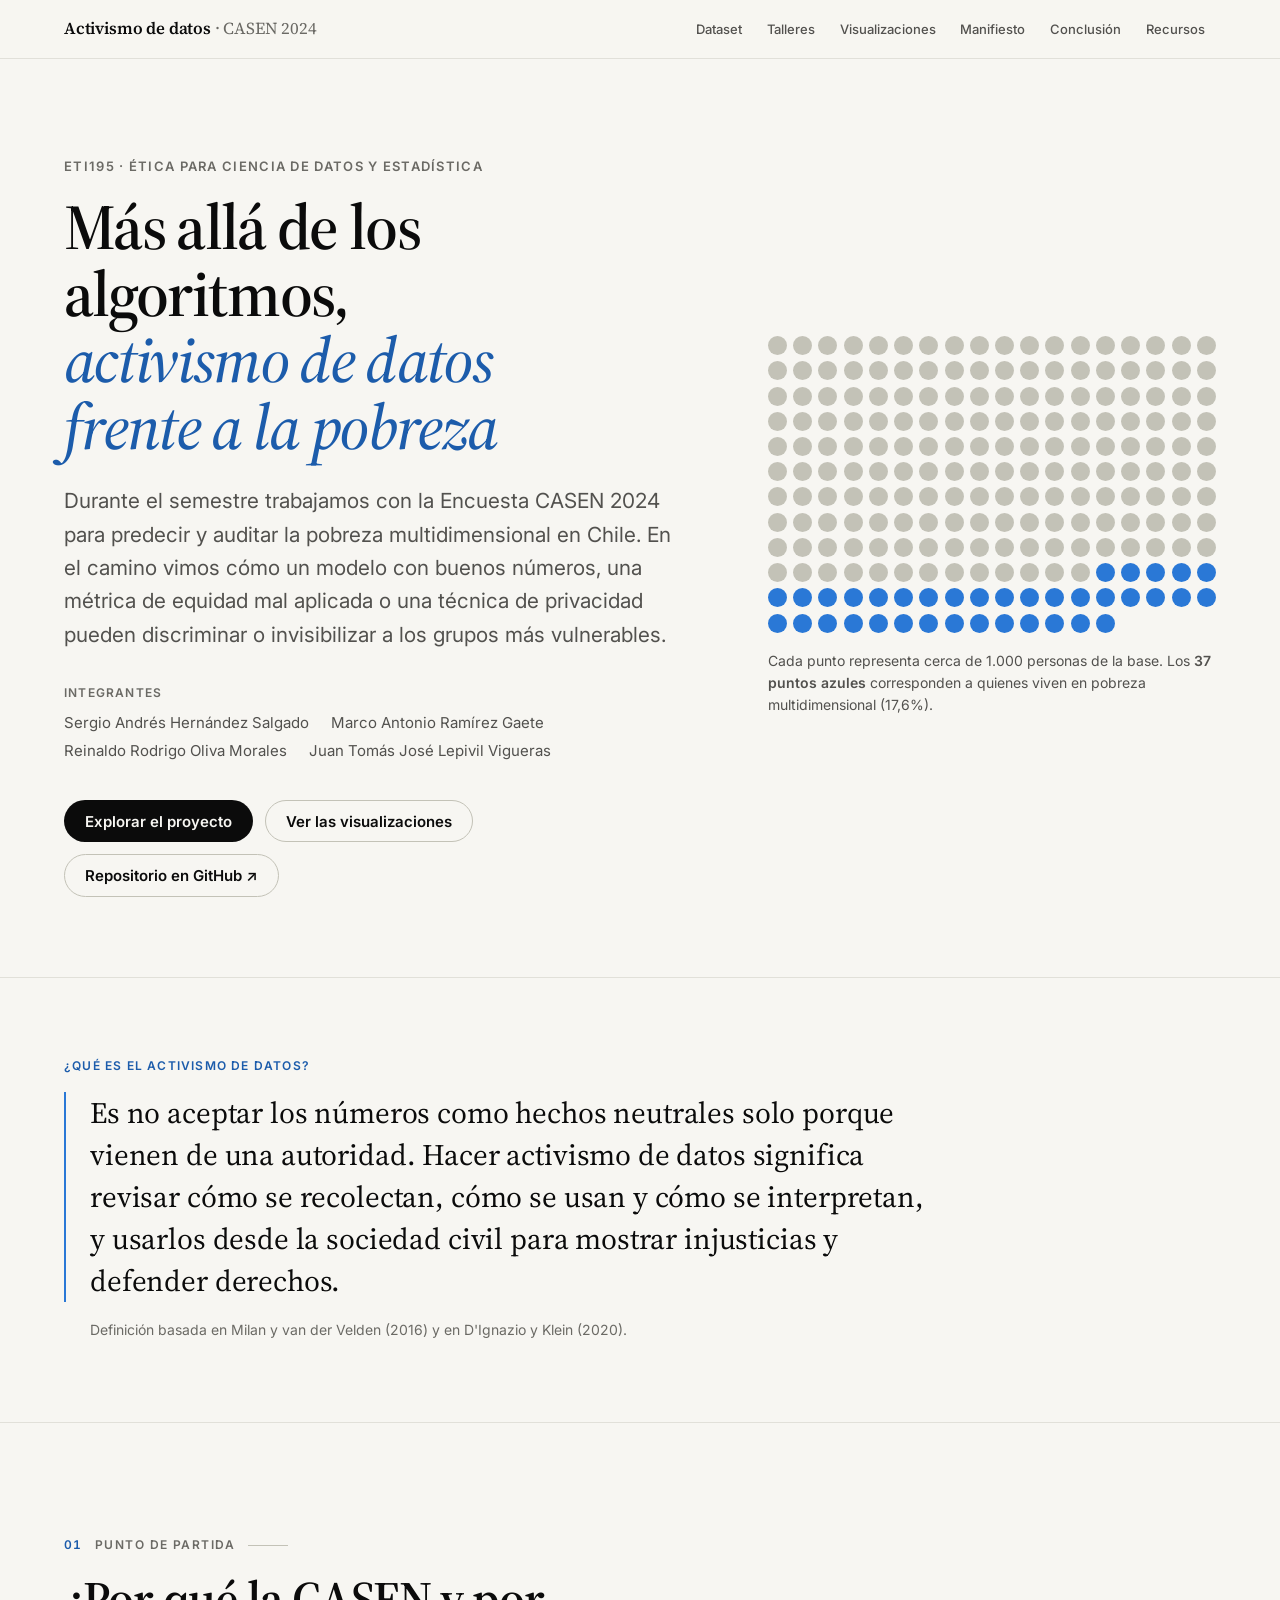
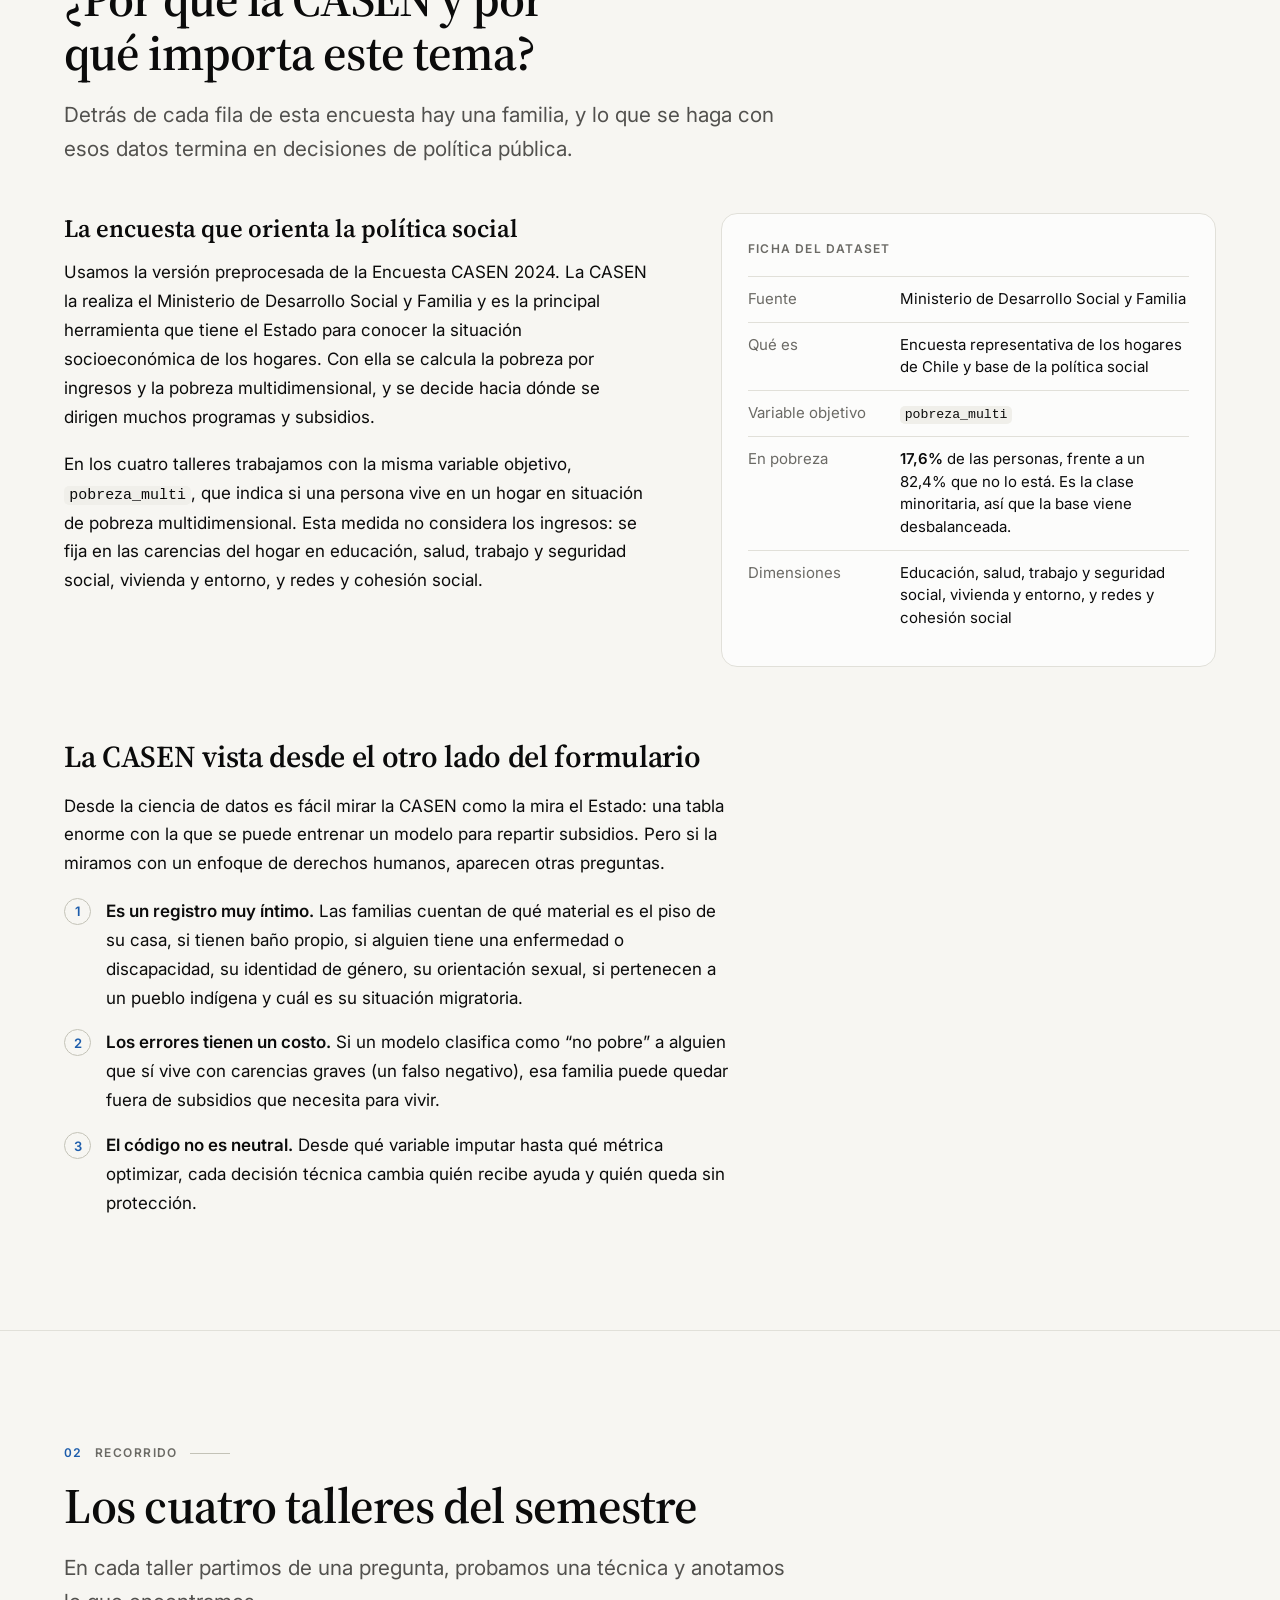
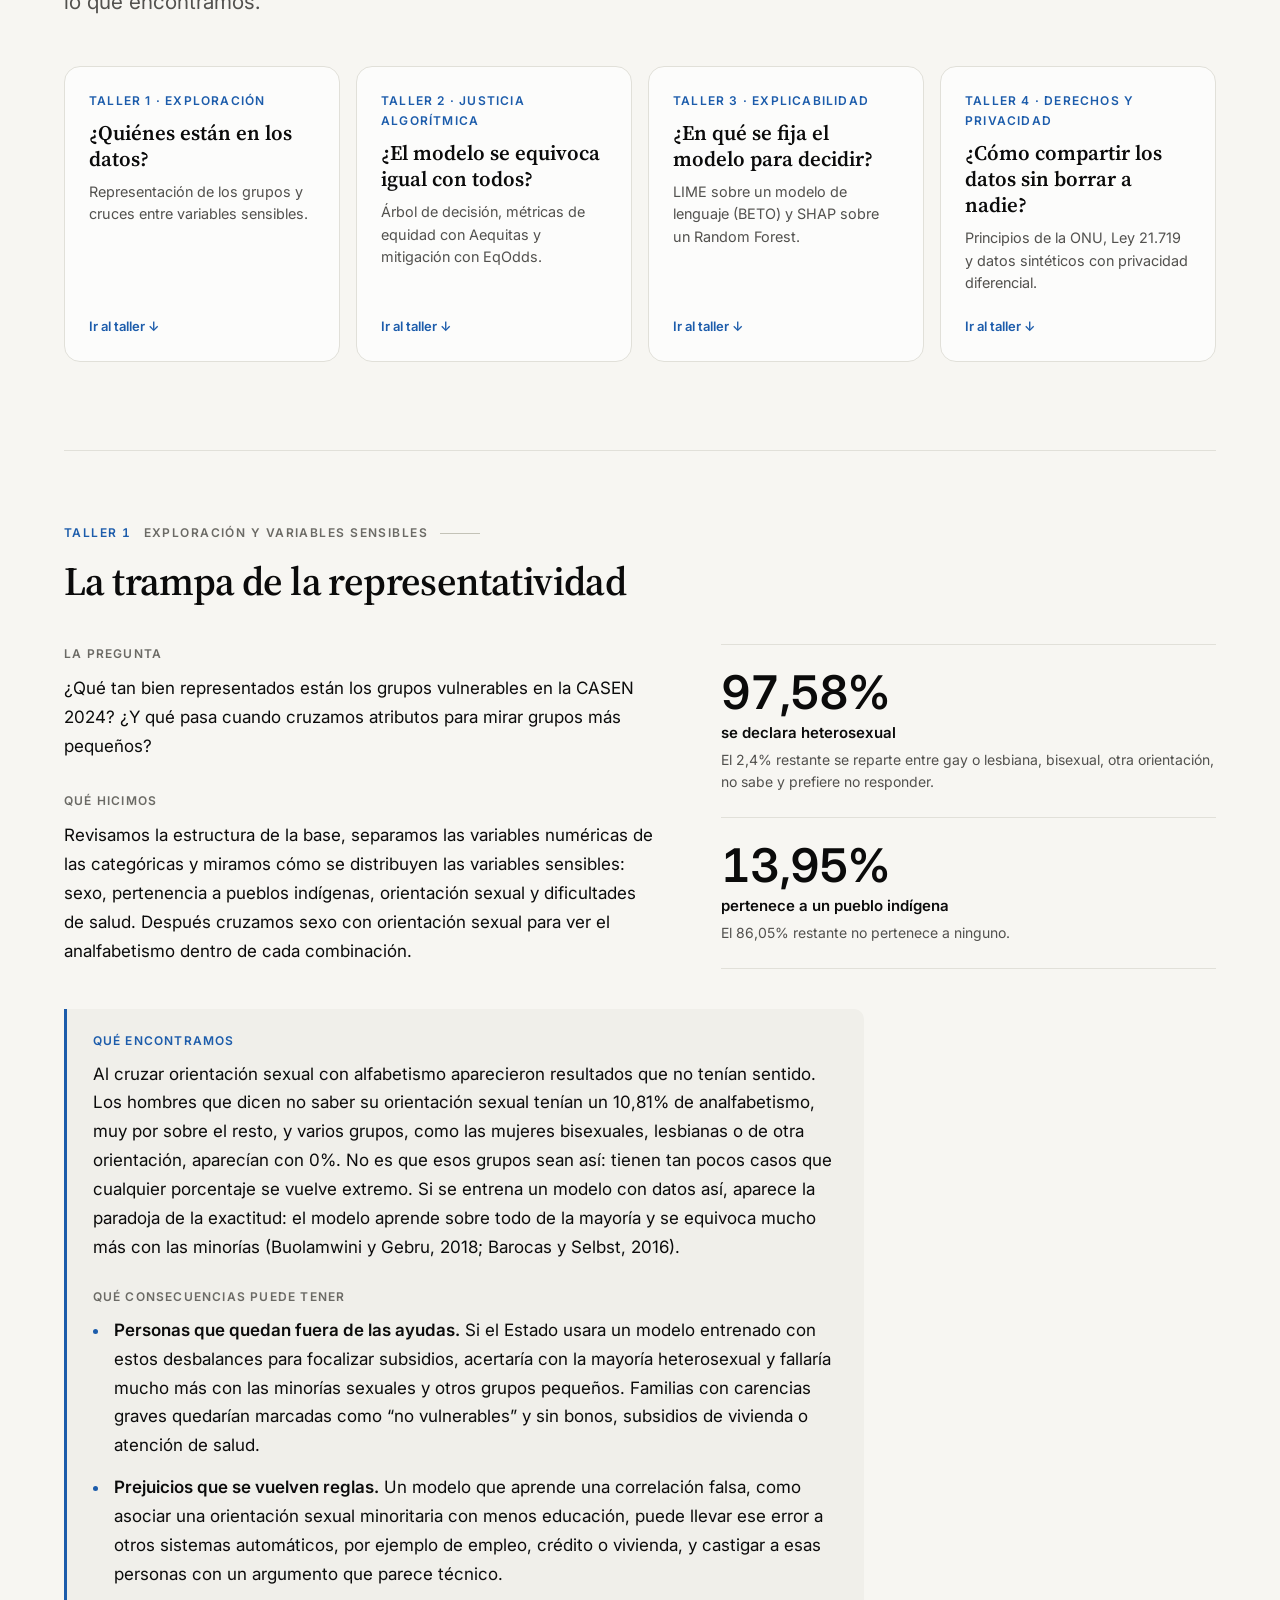
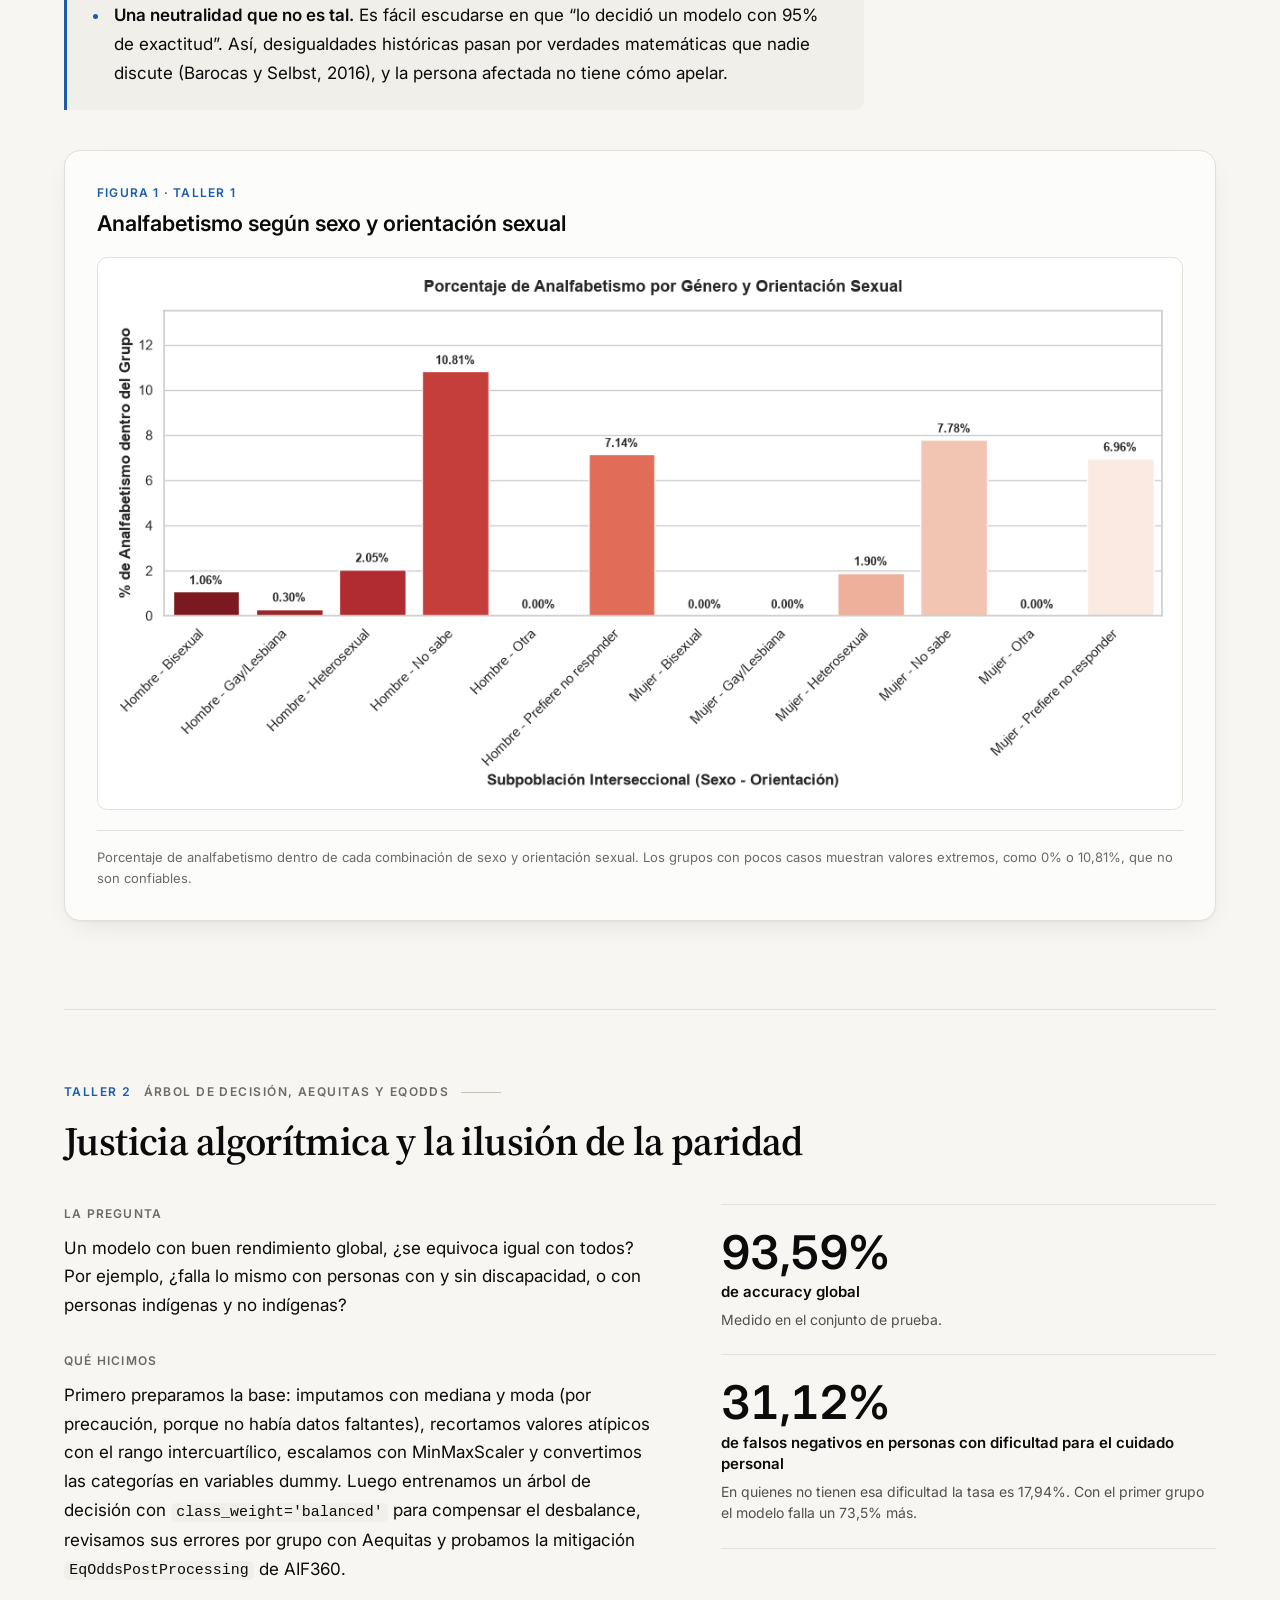
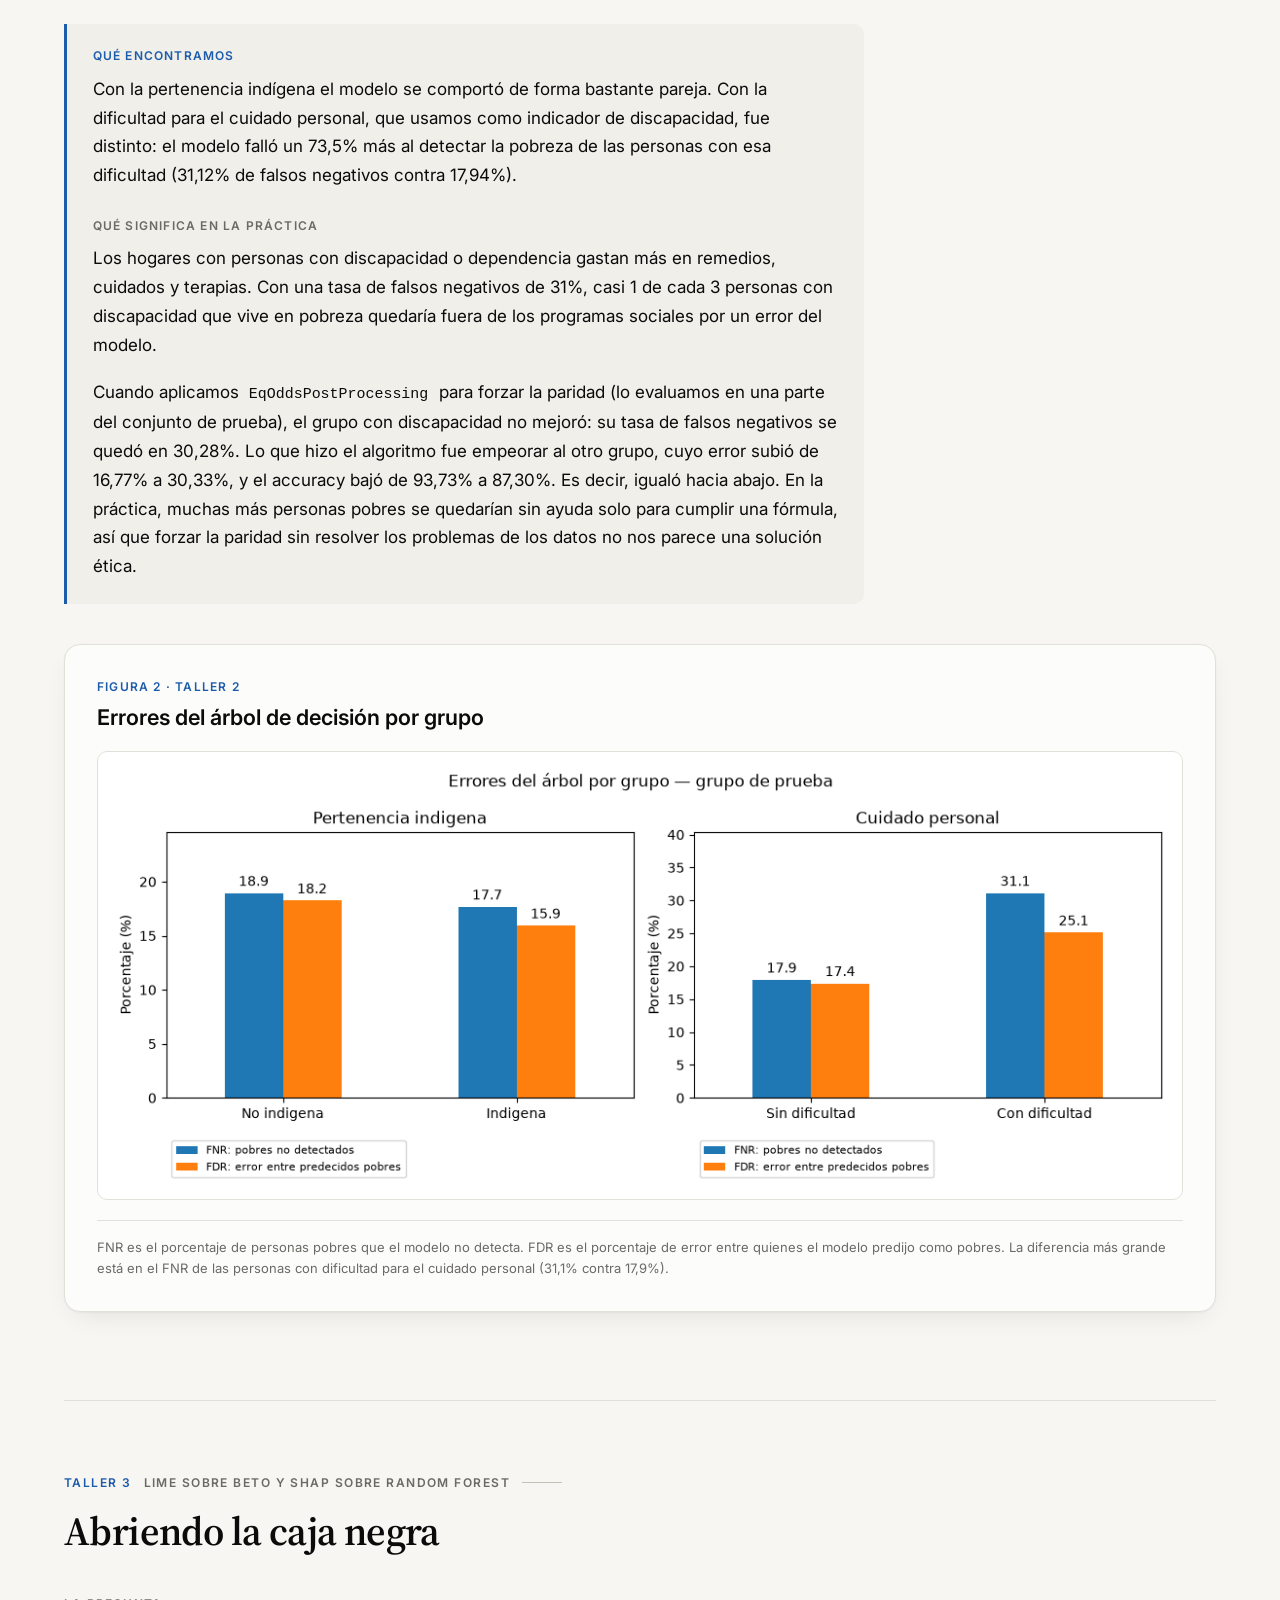
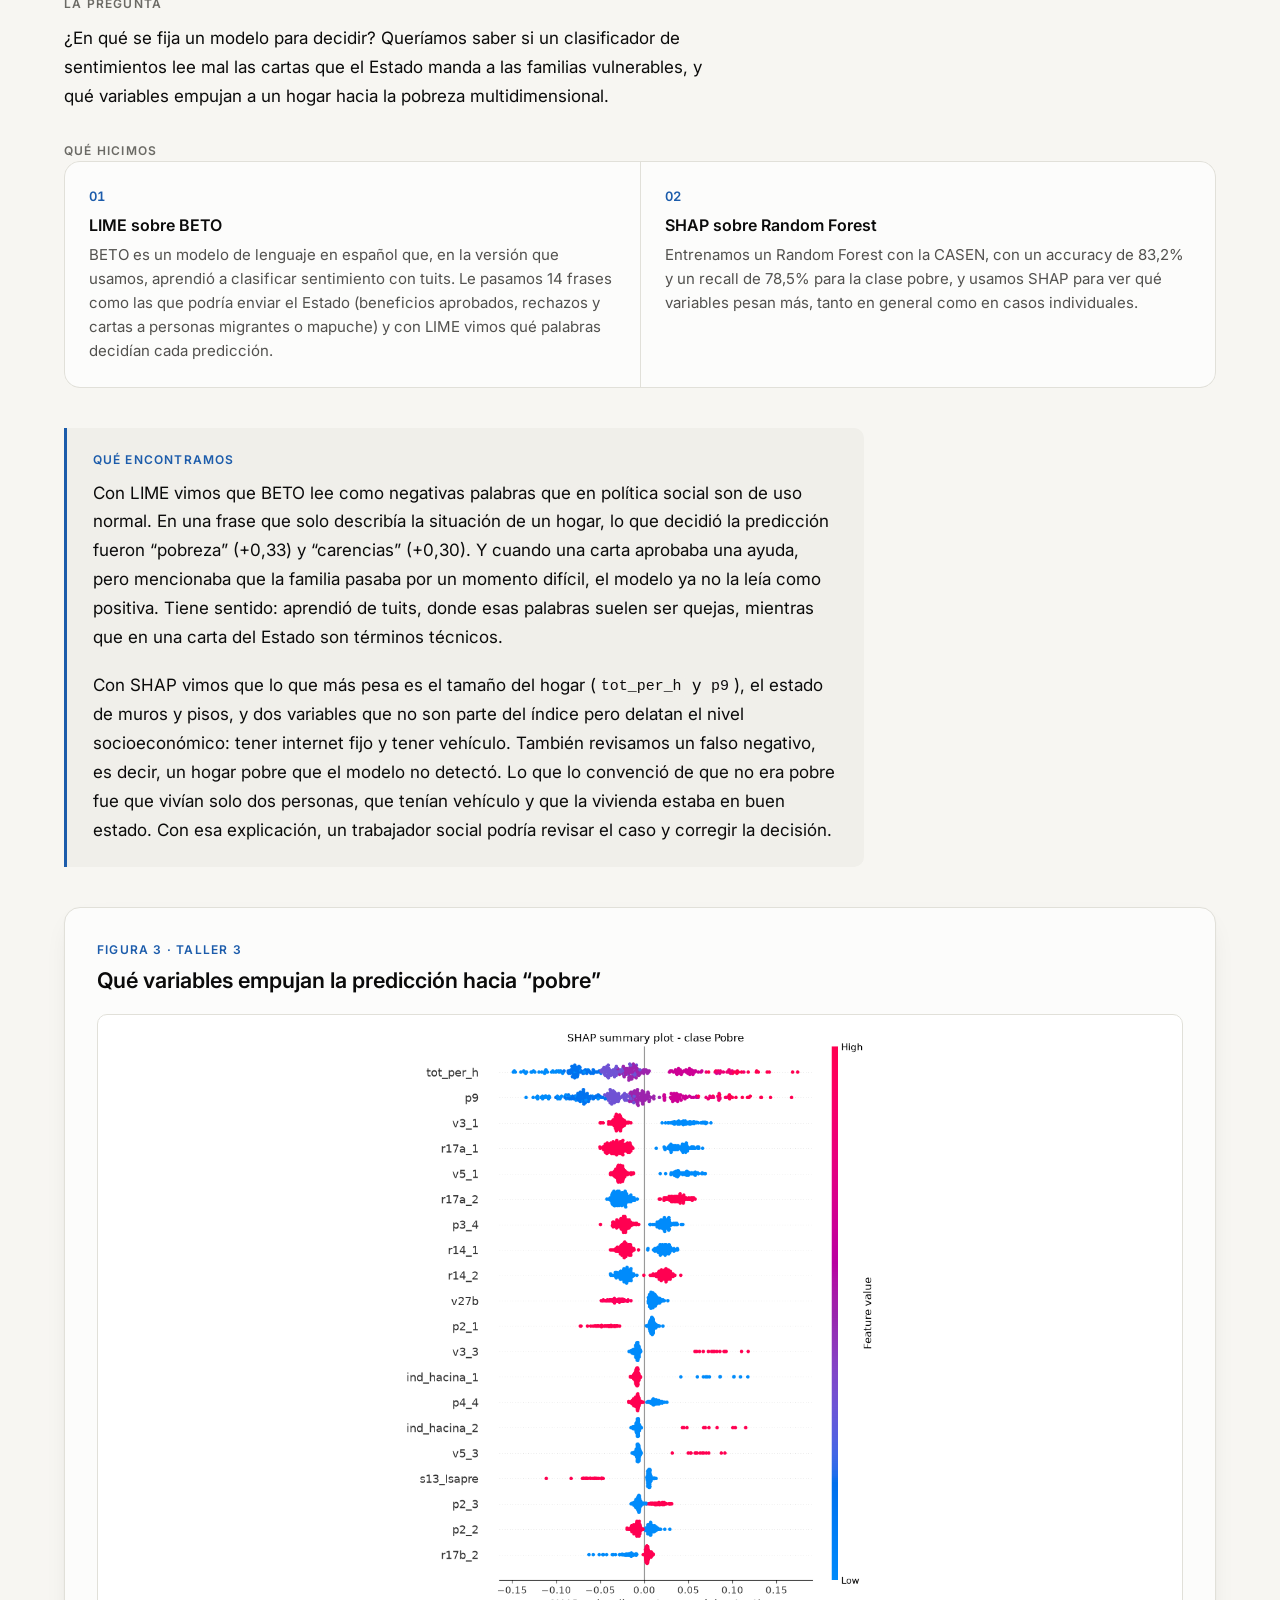
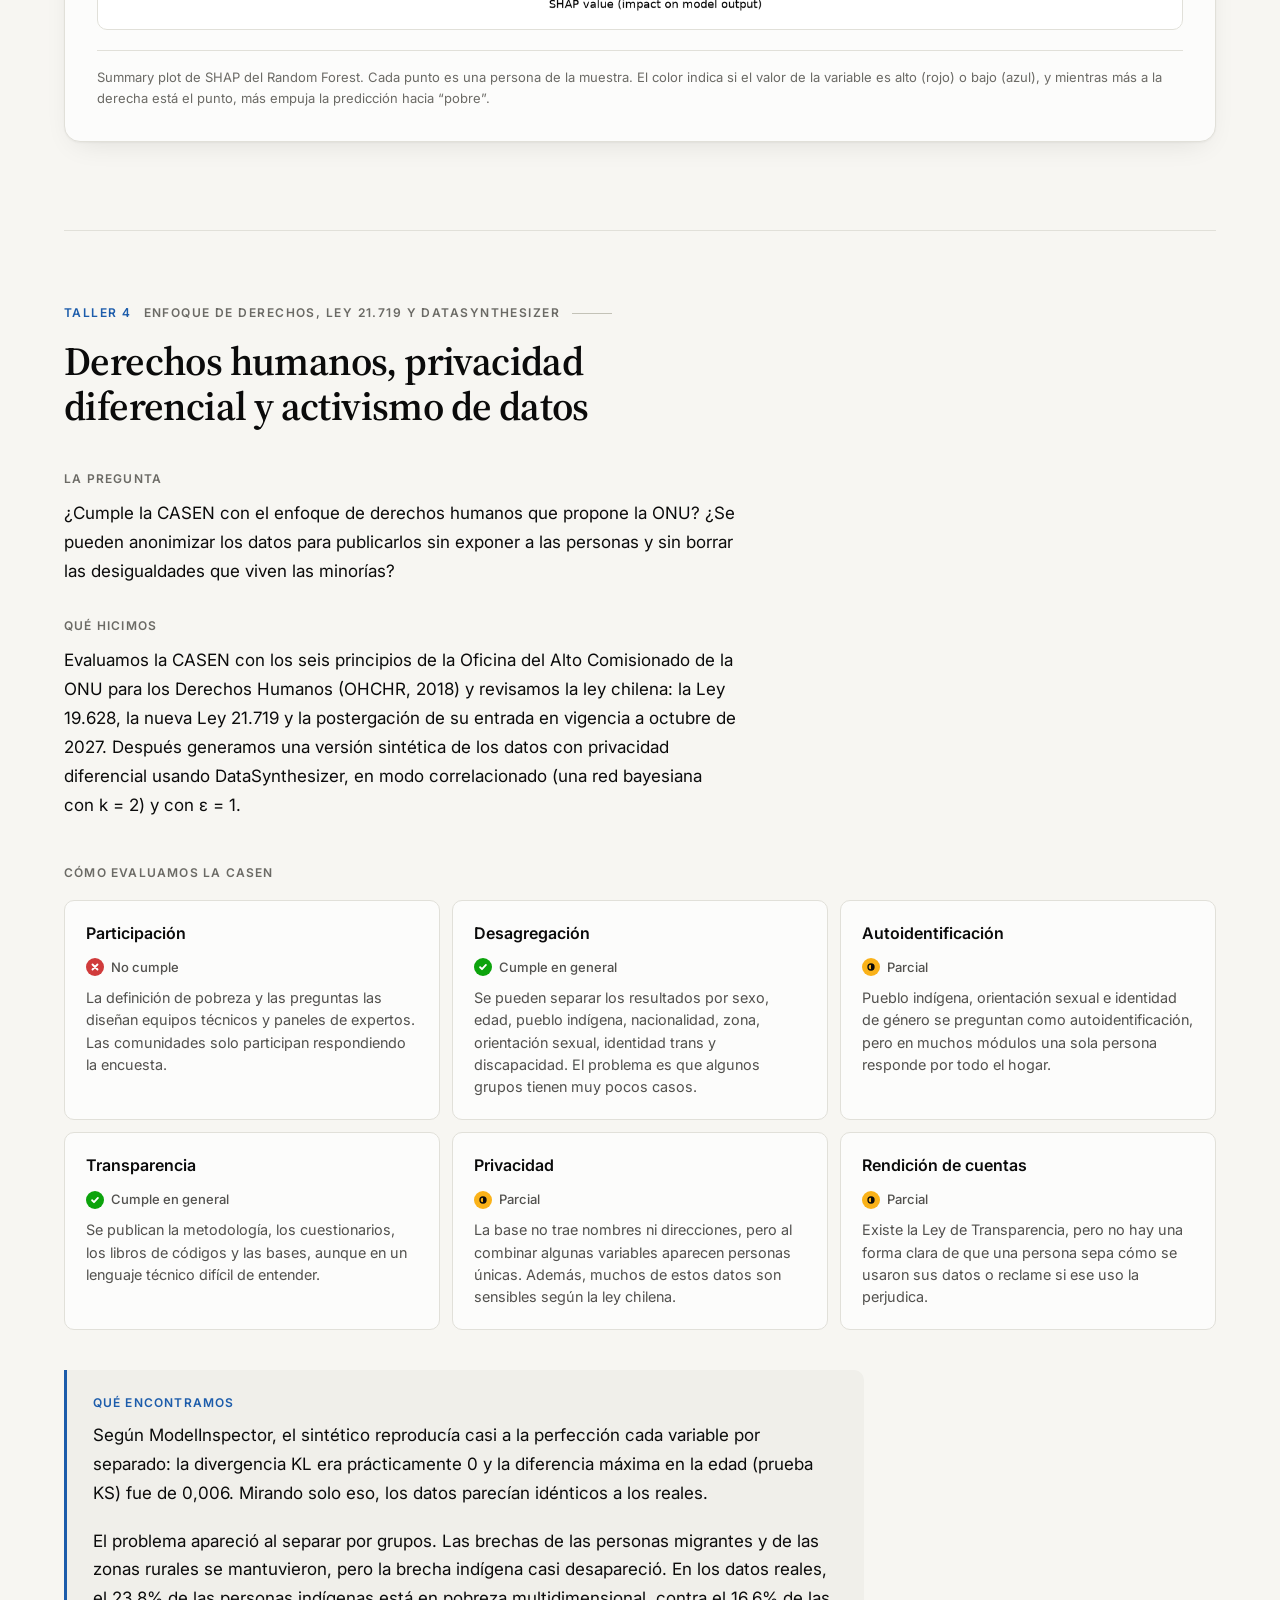
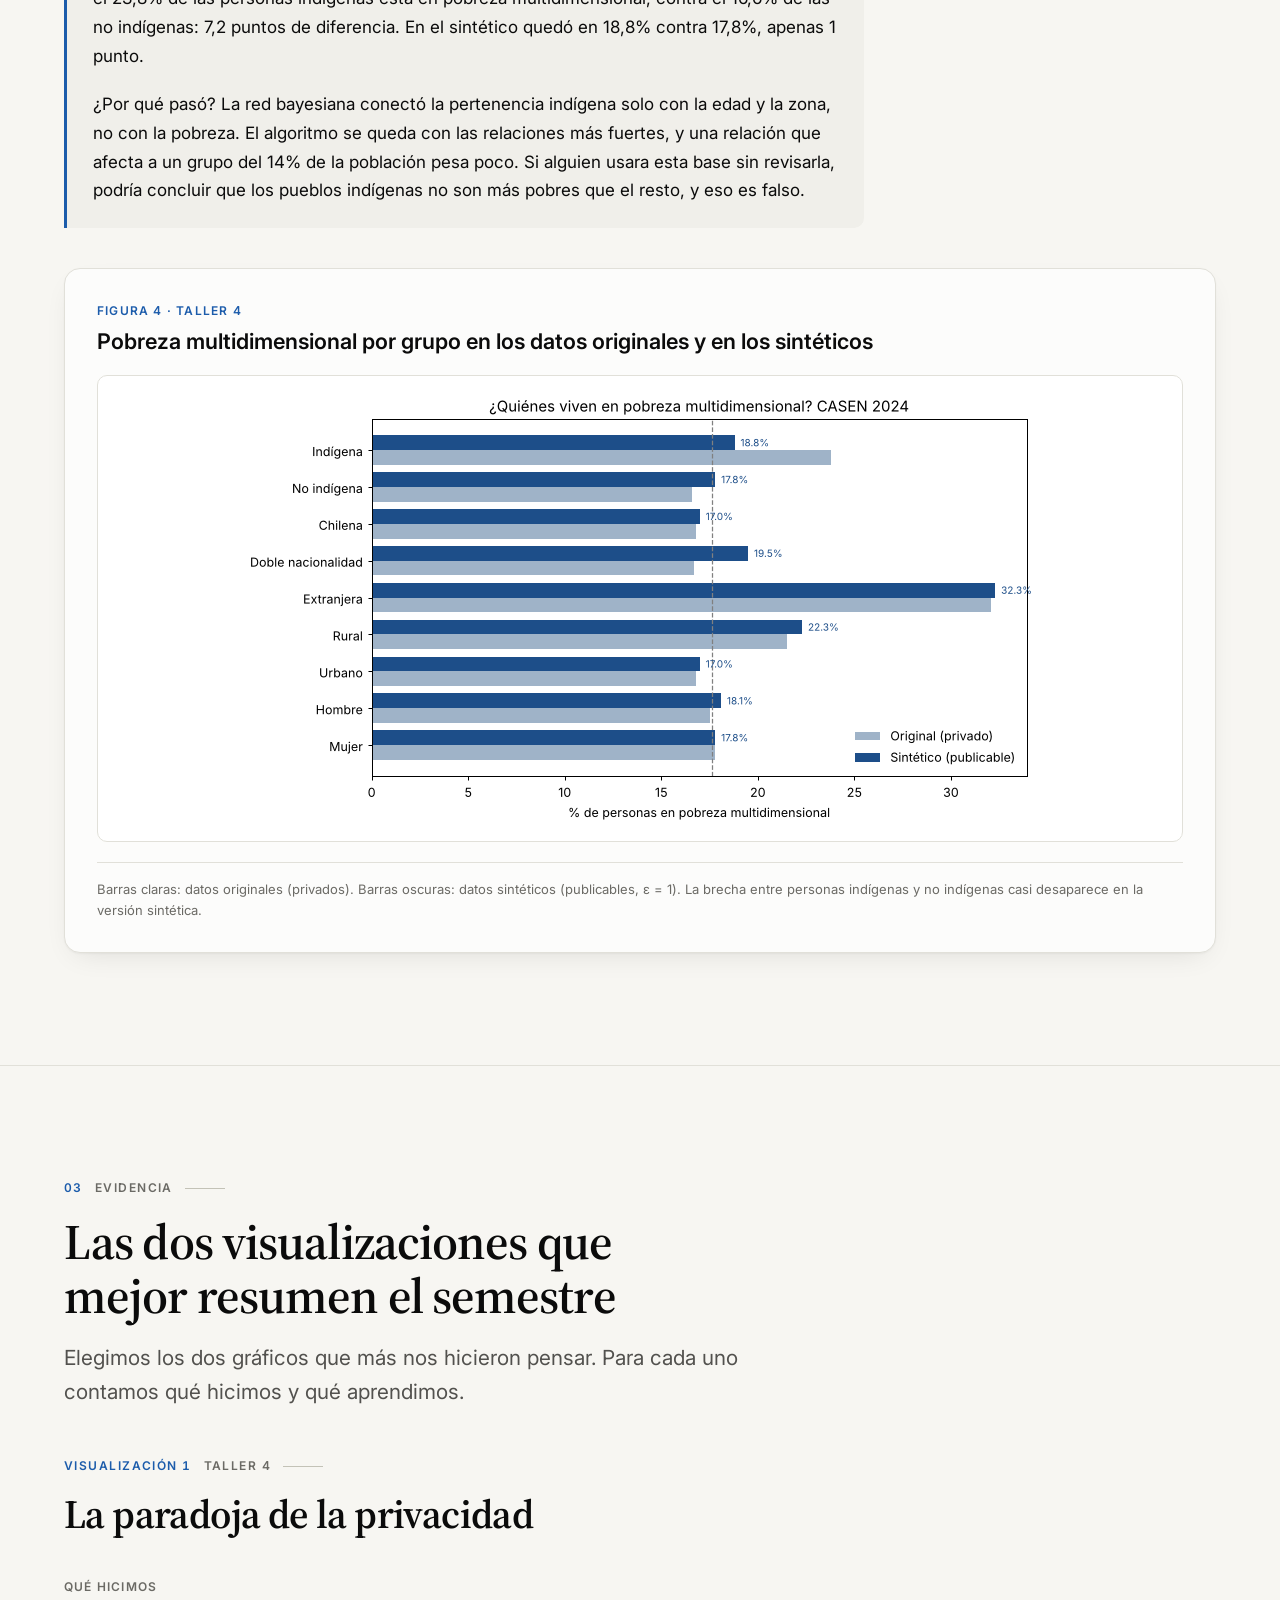
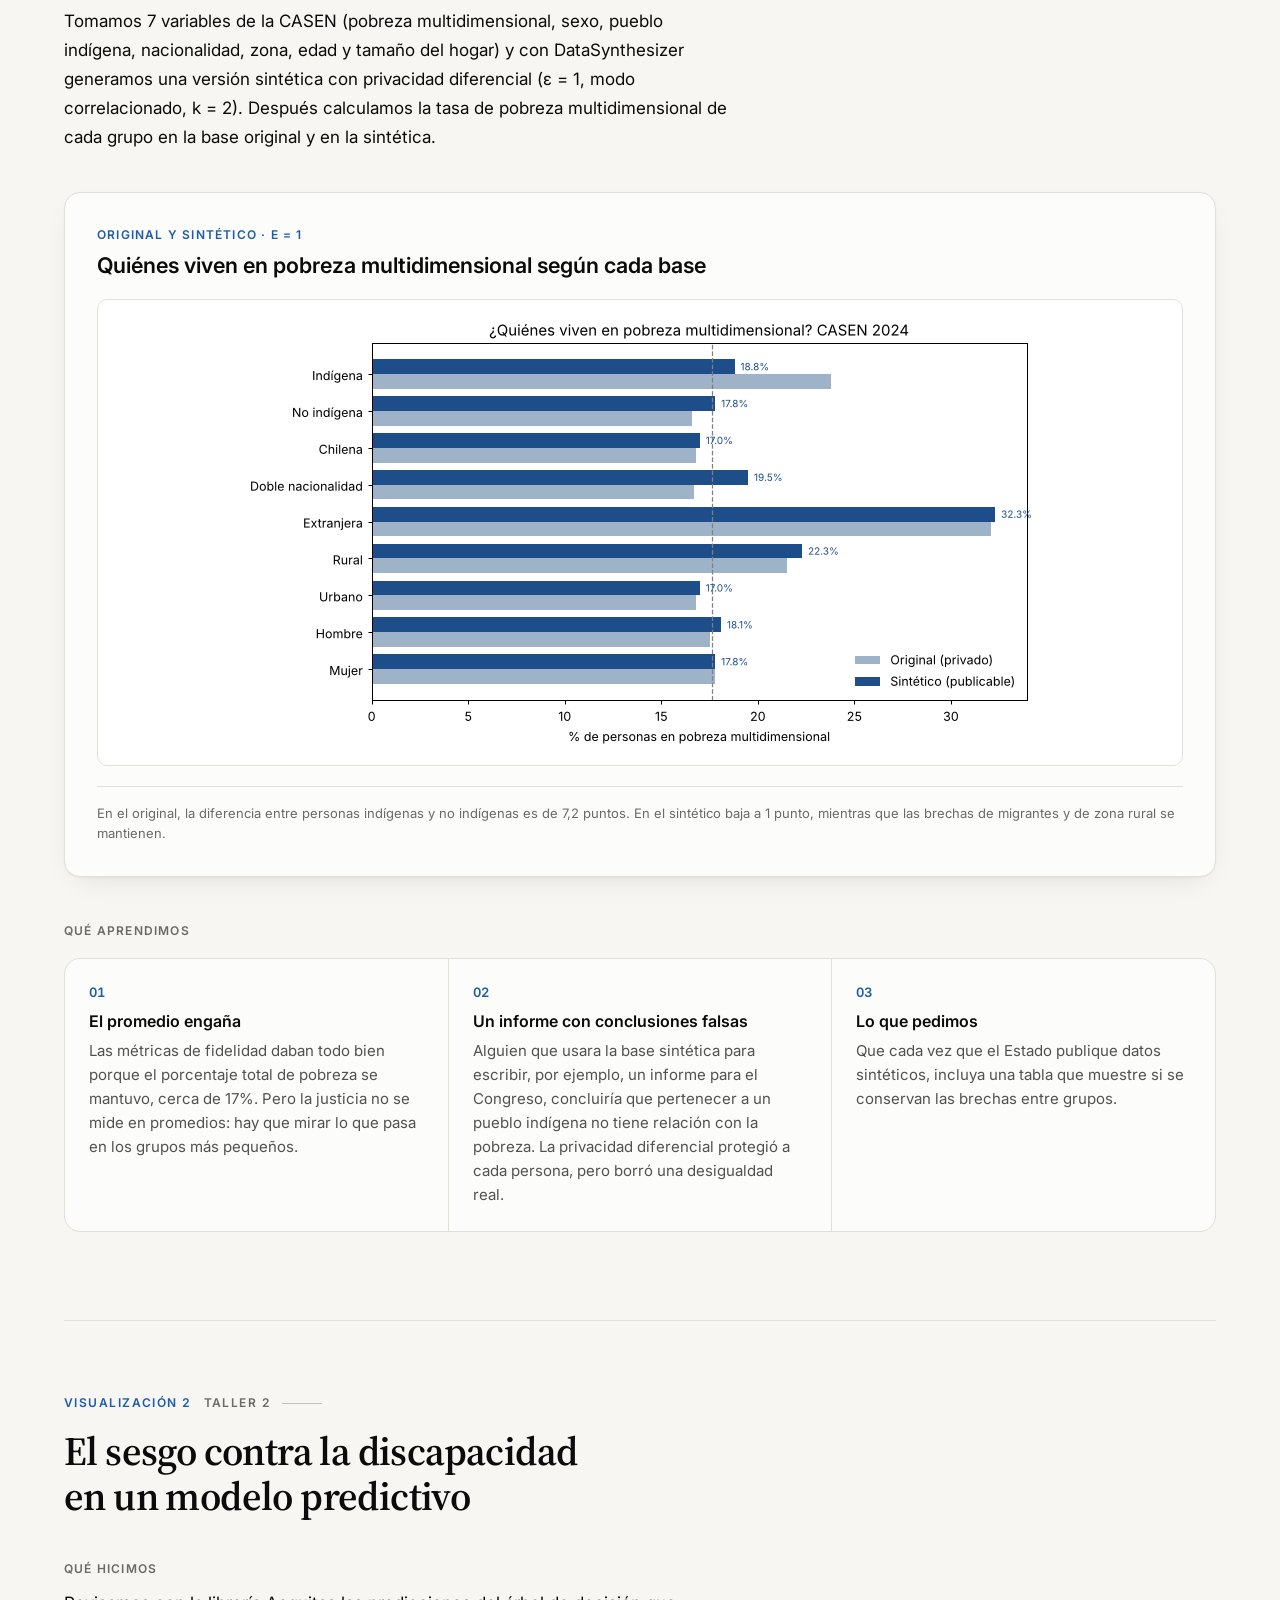
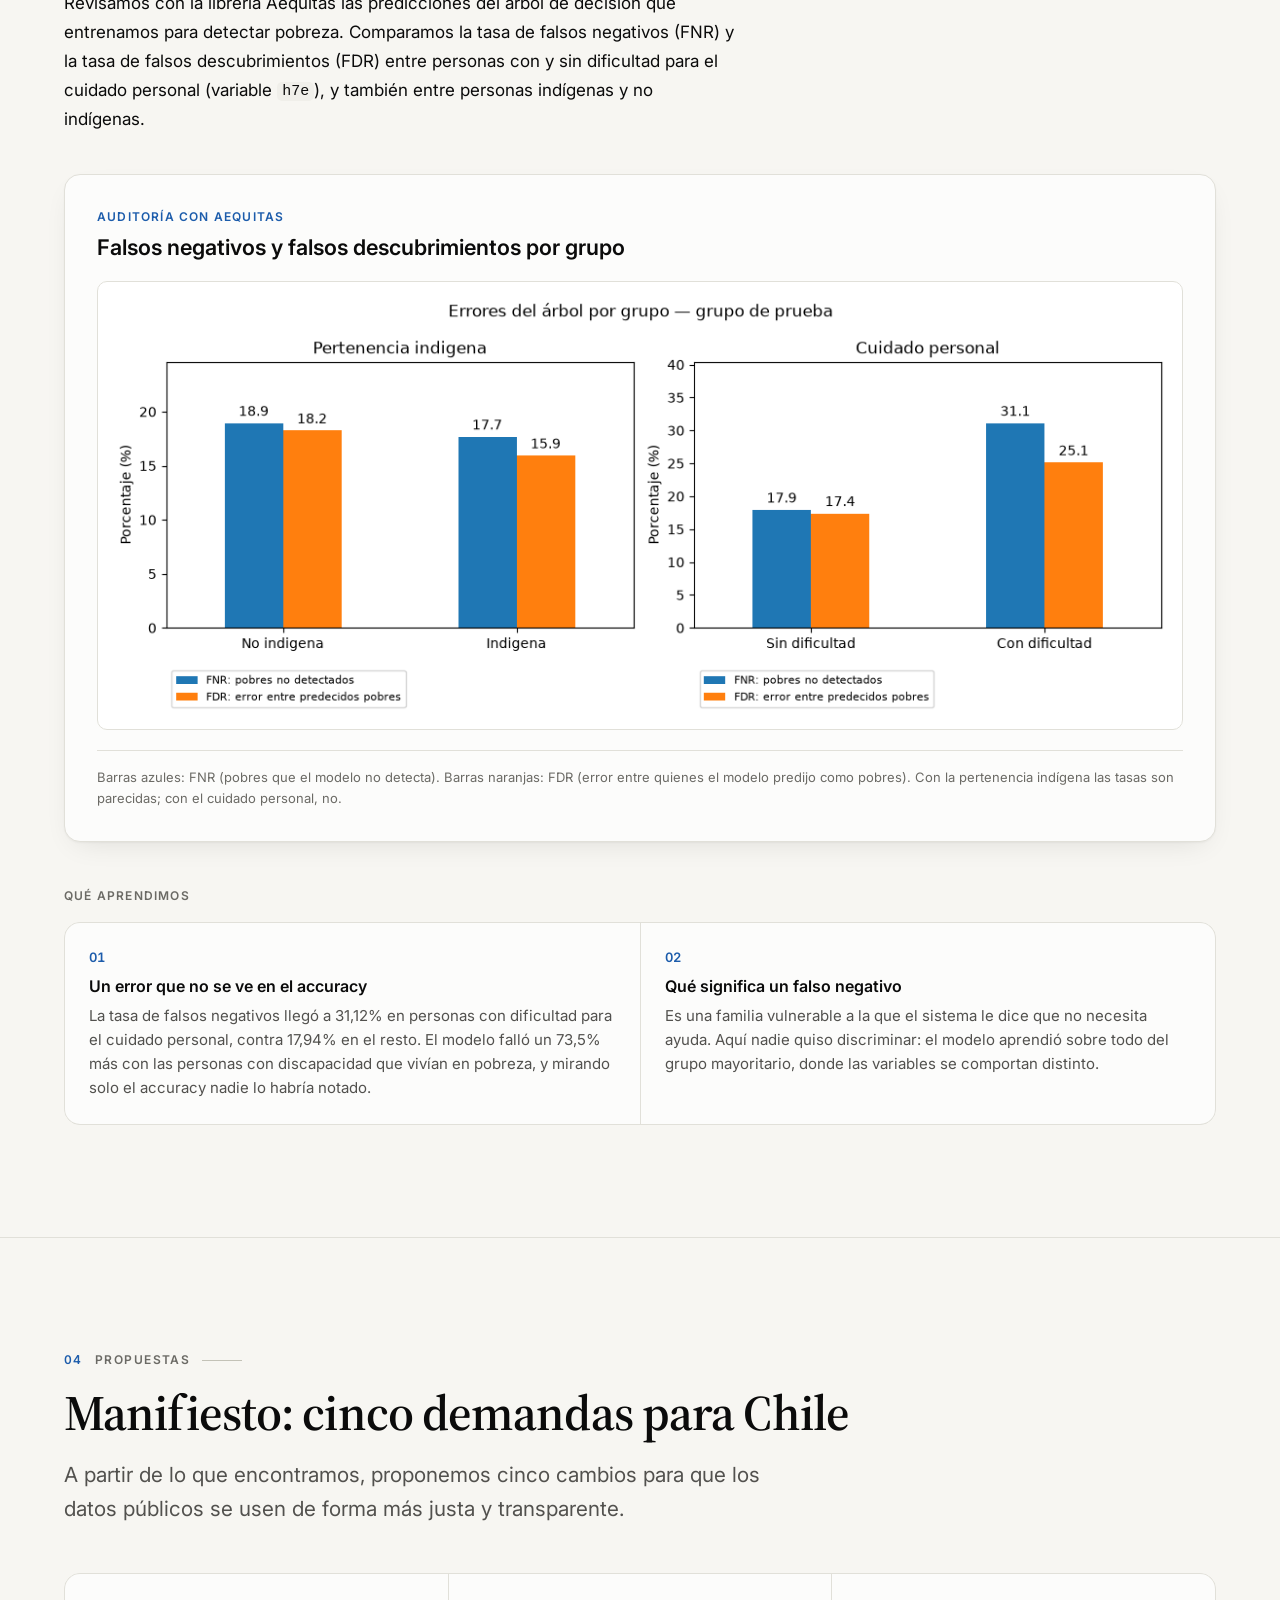
<file: index.html>
<!DOCTYPE html>
<html lang="es">
<head>
  <meta charset="UTF-8">
  <meta name="viewport" content="width=device-width, initial-scale=1.0">
  <title>Activismo de datos y pobreza multidimensional | CASEN 2024</title>
  <meta name="description" content="Proyecto del curso ETI195 con la Encuesta CASEN 2024: revisamos sesgos, explicabilidad, privacidad y derechos humanos al predecir la pobreza multidimensional en Chile.">
  <meta name="theme-color" content="#f7f6f2">
  <link rel="icon" href="data:image/svg+xml,%3Csvg xmlns='http://www.w3.org/2000/svg' viewBox='0 0 32 32'%3E%3Crect width='32' height='32' rx='8' fill='%231c5cab'/%3E%3Cg fill='%23fff'%3E%3Ccircle cx='10.5' cy='10.5' r='3.2'/%3E%3Ccircle cx='21.5' cy='10.5' r='3.2' opacity='.45'/%3E%3Ccircle cx='10.5' cy='21.5' r='3.2' opacity='.45'/%3E%3Ccircle cx='21.5' cy='21.5' r='3.2' opacity='.45'/%3E%3C/g%3E%3C/svg%3E">
  <script>
    document.documentElement.classList.add('js');
  </script>

  <!--  TipografíaS -->
  <link rel="preconnect" href="https://fonts.googleapis.com">
  <link rel="preconnect" href="https://fonts.gstatic.com" crossorigin>
  <link rel="stylesheet" href="https://fonts.googleapis.com/css2?family=Inter:wght@400;500;600;700&family=Source+Serif+4:ital,opsz,wght@0,8..60,400..700;1,8..60,400..700&display=swap">

  <!-- Estilos css-->
  <link rel="stylesheet" href="styles.css">
</head>
<body>
  <a class="saltar" href="#contenido">Saltar al contenido</a>

  <!-- BARRA NAVEGACIÓN SUPERIOR -->
  <header class="barra-sitio">
    <div class="contenedor barra-sitio-interior">
      <a class="marca" href="#inicio">Activismo de datos<span class="marca-sub"> · CASEN 2024</span></a>
      <nav class="nav" aria-label="Secciones del sitio">
        <ul class="nav-lista">
          <li><a href="#contexto">Dataset</a></li>
          <li><a href="#talleres">Talleres</a></li>
          <li><a href="#visualizaciones">Visualizaciones</a></li>
          <li><a href="#activismo">Manifiesto</a></li>
          <li><a href="#conclusiones">Conclusión</a></li>
          <li><a href="#descargas">Recursos</a></li>
        </ul>
      </nav>
    </div>
    <div class="progreso" aria-hidden="true"></div>
  </header>

  <main id="contenido">

    <!-- PORTADA -->
    <section id="inicio" class="portada" aria-labelledby="titulo-principal">
      <div class="contenedor">
        <div class="portada-grid">
          <div class="portada-texto">
            <p class="sobretitulo">ETI195 · Ética para Ciencia de Datos y Estadística</p>
            <h1 id="titulo-principal">Más allá de los algoritmos,<span class="solo-lectores">:</span> <em>activismo de datos frente a la pobreza</em></h1>
            <p class="entradilla">Durante el semestre trabajamos con la Encuesta CASEN 2024 para predecir y auditar la pobreza multidimensional en Chile. En el camino vimos cómo un modelo con buenos números, una métrica de equidad mal aplicada o una técnica de privacidad pueden discriminar o invisibilizar a los grupos más vulnerables.</p>
            <!-- Integrantes -->
            <p class="autores-titulo">Integrantes</p>
            <ul class="autores">
              <li>Sergio Andrés Hernández Salgado</li>
              <li>Marco Antonio Ramírez Gaete</li>
              <li>Reinaldo Rodrigo Oliva Morales</li>
              <li>Juan Tomás José Lepivil Vigueras</li>
            </ul>

            <div class="acciones">
              <a class="boton boton-primario" href="#contexto">Explorar el proyecto</a>
              <a class="boton boton-secundario" href="#visualizaciones">Ver las visualizaciones</a>
              <a class="boton boton-secundario" href="https://github.com/SergioHdezDC/Taller_ETI195_Casen2024" target="_blank" rel="noopener noreferrer">Repositorio en GitHub ↗</a>
            </div>
          </div>

          <!-- Matriz de puntos -->
          <figure class="portada-figura">
            <div class="puntos" id="puntos" role="img" aria-label="Matriz de 212 puntos; 37 puntos destacados representan a las personas en pobreza multidimensional"></div>
            <figcaption>Cada punto representa cerca de 1.000 personas de la base. Los <strong>37 puntos azules</strong> corresponden a quienes viven en pobreza multidimensional (17,6%).</figcaption>
          </figure>
        </div>
      </div>
    </section>

    <!-- QUÉ ES EL ACTIVISMO DE DATOS -->
    <section class="definicion" aria-labelledby="titulo-definicion">
      <div class="contenedor">
        <div class="definicion-interior revelar">
          <h2 class="definicion-titulo" id="titulo-definicion">¿Qué es el activismo de datos?</h2>
          <p class="definicion-texto">Es no aceptar los números como hechos neutrales solo porque vienen de una autoridad. Hacer activismo de datos significa revisar cómo se recolectan, cómo se usan y cómo se interpretan, y usarlos desde la sociedad civil para mostrar injusticias y defender derechos.</p>
          <p class="definicion-fuente">Definición basada en Milan y van der Velden (2016) y en D'Ignazio y Klein (2020).</p>
        </div>
      </div>
    </section>

    <!-- POR QUÉ ESCOGIMOS EL DATASET -->
    <section id="contexto" class="seccion" aria-labelledby="titulo-contexto">
      <div class="contenedor">
        <header class="seccion-cabecera revelar">
          <p class="kicker"><span>01</span>Punto de partida</p>
          <h2 id="titulo-contexto">¿Por qué la CASEN y por qué importa este tema?</h2>
          <p class="entradilla">Detrás de cada fila de esta encuesta hay una familia, y lo que se haga con esos datos termina en decisiones de política pública.</p>
        </header>

        <div class="dos-columnas">
          <div class="prosa revelar">
            <h3 class="titulo-bloque">La encuesta que orienta la política social</h3>
            <p>Usamos la versión preprocesada de la Encuesta CASEN 2024. La CASEN la realiza el Ministerio de Desarrollo Social y Familia y es la principal herramienta que tiene el Estado para conocer la situación socioeconómica de los hogares. Con ella se calcula la pobreza por ingresos y la pobreza multidimensional, y se decide hacia dónde se dirigen muchos programas y subsidios.</p>
            <p>En los cuatro talleres trabajamos con la misma variable objetivo, <code>pobreza_multi</code>, que indica si una persona vive en un hogar en situación de pobreza multidimensional. Esta medida no considera los ingresos: se fija en las carencias del hogar en educación, salud, trabajo y seguridad social, vivienda y entorno, y redes y cohesión social.</p>
          </div>

          <aside class="ficha revelar" aria-labelledby="titulo-ficha">
            <h3 class="ficha-titulo" id="titulo-ficha">Ficha del dataset</h3>
            <dl>
              <div><dt>Fuente</dt><dd>Ministerio de Desarrollo Social y Familia</dd></div>
              <div><dt>Qué es</dt><dd>Encuesta representativa de los hogares de Chile y base de la política social</dd></div>
              <div><dt>Variable objetivo</dt><dd><code>pobreza_multi</code></dd></div>
              <div><dt>En pobreza</dt><dd><strong>17,6%</strong> de las personas, frente a un 82,4% que no lo está. Es la clase minoritaria, así que la base viene desbalanceada.</dd></div>
              <div><dt>Dimensiones</dt><dd>Educación, salud, trabajo y seguridad social, vivienda y entorno, y redes y cohesión social</dd></div>
            </dl>
          </aside>
        </div>

        <h3 class="subtitulo revelar">La CASEN vista desde el otro lado del formulario</h3>
        <div class="prosa revelar">
          <p>Desde la ciencia de datos es fácil mirar la CASEN como la mira el Estado: una tabla enorme con la que se puede entrenar un modelo para repartir subsidios. Pero si la miramos con un enfoque de derechos humanos, aparecen otras preguntas.</p>
          <ol class="lista-numerada">
            <li><strong>Es un registro muy íntimo.</strong> Las familias cuentan de qué material es el piso de su casa, si tienen baño propio, si alguien tiene una enfermedad o discapacidad, su identidad de género, su orientación sexual, si pertenecen a un pueblo indígena y cuál es su situación migratoria.</li>
            <li><strong>Los errores tienen un costo.</strong> Si un modelo clasifica como “no pobre” a alguien que sí vive con carencias graves (un falso negativo), esa familia puede quedar fuera de subsidios que necesita para vivir.</li>
            <li><strong>El código no es neutral.</strong> Desde qué variable imputar hasta qué métrica optimizar, cada decisión técnica cambia quién recibe ayuda y quién queda sin protección.</li>
          </ol>
        </div>
      </div>
    </section>

    <!-- RECORRIDO DE TALLERES -->
    <section id="talleres" class="seccion" aria-labelledby="titulo-talleres">
      <div class="contenedor">
        <header class="seccion-cabecera revelar">
          <p class="kicker"><span>02</span>Recorrido</p>
          <h2 id="titulo-talleres">Los cuatro talleres del semestre</h2>
          <p class="entradilla">En cada taller partimos de una pregunta, probamos una técnica y anotamos lo que encontramos.</p>
        </header>

        <ol class="recorrido revelar">
          <li>
            <a class="tarjeta" href="#taller-1">
              <span class="tarjeta-num">Taller 1 · Exploración</span>
              <span class="tarjeta-titulo">¿Quiénes están en los datos?</span>
              <span class="tarjeta-texto">Representación de los grupos y cruces entre variables sensibles.</span>
              <span class="tarjeta-ir">Ir al taller ↓</span>
            </a>
          </li>
          <li>
            <a class="tarjeta" href="#taller-2">
              <span class="tarjeta-num">Taller 2 · Justicia algorítmica</span>
              <span class="tarjeta-titulo">¿El modelo se equivoca igual con todos?</span>
              <span class="tarjeta-texto">Árbol de decisión, métricas de equidad con Aequitas y mitigación con EqOdds.</span>
              <span class="tarjeta-ir">Ir al taller ↓</span>
            </a>
          </li>
          <li>
            <a class="tarjeta" href="#taller-3">
              <span class="tarjeta-num">Taller 3 · Explicabilidad</span>
              <span class="tarjeta-titulo">¿En qué se fija el modelo para decidir?</span>
              <span class="tarjeta-texto">LIME sobre un modelo de lenguaje (BETO) y SHAP sobre un Random Forest.</span>
              <span class="tarjeta-ir">Ir al taller ↓</span>
            </a>
          </li>
          <li>
            <a class="tarjeta" href="#taller-4">
              <span class="tarjeta-num">Taller 4 · Derechos y privacidad</span>
              <span class="tarjeta-titulo">¿Cómo compartir los datos sin borrar a nadie?</span>
              <span class="tarjeta-texto">Principios de la ONU, Ley 21.719 y datos sintéticos con privacidad diferencial.</span>
              <span class="tarjeta-ir">Ir al taller ↓</span>
            </a>
          </li>
        </ol>

        <!-- TALLER 1 -->
        <article id="taller-1" class="taller" aria-labelledby="titulo-taller-1">
          <header class="taller-cabecera revelar">
            <p class="kicker"><span>Taller 1</span>Exploración y variables sensibles</p>
            <h3 class="taller-titulo" id="titulo-taller-1">La trampa de la representatividad</h3>
          </header>

          <div class="dos-columnas">
            <div class="prosa revelar">
              <p class="etiqueta-bloque">La pregunta</p>
              <p>¿Qué tan bien representados están los grupos vulnerables en la CASEN 2024? ¿Y qué pasa cuando cruzamos atributos para mirar grupos más pequeños?</p>
              <p class="etiqueta-bloque">Qué hicimos</p>
              <p>Revisamos la estructura de la base, separamos las variables numéricas de las categóricas y miramos cómo se distribuyen las variables sensibles: sexo, pertenencia a pueblos indígenas, orientación sexual y dificultades de salud. Después cruzamos sexo con orientación sexual para ver el analfabetismo dentro de cada combinación.</p>
            </div>

            <ul class="datos revelar">
              <li class="dato">
                <span class="dato-valor">97,58%</span>
                <span class="dato-etiqueta">se declara heterosexual</span>
                <span class="dato-detalle">El 2,4% restante se reparte entre gay o lesbiana, bisexual, otra orientación, no sabe y prefiere no responder.</span>
              </li>
              <li class="dato">
                <span class="dato-valor">13,95%</span>
                <span class="dato-etiqueta">pertenece a un pueblo indígena</span>
                <span class="dato-detalle">El 86,05% restante no pertenece a ninguno.</span>
              </li>
            </ul>
          </div>

          <div class="hallazgo revelar">
            <p class="hallazgo-etiqueta">Qué encontramos</p>
            <p>Al cruzar orientación sexual con alfabetismo aparecieron resultados que no tenían sentido. Los hombres que dicen no saber su orientación sexual tenían un 10,81% de analfabetismo, muy por sobre el resto, y varios grupos, como las mujeres bisexuales, lesbianas o de otra orientación, aparecían con 0%. No es que esos grupos sean así: tienen tan pocos casos que cualquier porcentaje se vuelve extremo. Si se entrena un modelo con datos así, aparece la paradoja de la exactitud: el modelo aprende sobre todo de la mayoría y se equivoca mucho más con las minorías (Buolamwini y Gebru, 2018; Barocas y Selbst, 2016).</p>
            <p class="hallazgo-subtitulo">Qué consecuencias puede tener</p>
            <ul>
              <li><strong>Personas que quedan fuera de las ayudas.</strong> Si el Estado usara un modelo entrenado con estos desbalances para focalizar subsidios, acertaría con la mayoría heterosexual y fallaría mucho más con las minorías sexuales y otros grupos pequeños. Familias con carencias graves quedarían marcadas como “no vulnerables” y sin bonos, subsidios de vivienda o atención de salud.</li>
              <li><strong>Prejuicios que se vuelven reglas.</strong> Un modelo que aprende una correlación falsa, como asociar una orientación sexual minoritaria con menos educación, puede llevar ese error a otros sistemas automáticos, por ejemplo de empleo, crédito o vivienda, y castigar a esas personas con un argumento que parece técnico.</li>
              <li><strong>Una neutralidad que no es tal.</strong> Es fácil escudarse en que “lo decidió un modelo con 95% de exactitud”. Así, desigualdades históricas pasan por verdades matemáticas que nadie discute (Barocas y Selbst, 2016), y la persona afectada no tiene cómo apelar.</li>
            </ul>
          </div>

          <figure class="figura revelar">
            <div class="figura-cabecera">
              <p class="figura-etiqueta">Figura 1 · Taller 1</p>
              <h4 class="figura-titulo">Analfabetismo según sexo y orientación sexual</h4>
            </div>
            <div class="figura-marco">
              <img src="assets/images/t1_analfabetismo_subpoblaciones.png" width="1176" height="584" loading="lazy"
                   alt="Gráfico de barras con el porcentaje de analfabetismo en cada combinación de sexo y orientación sexual. Los hombres que no saben su orientación llegan a 10,81%, y varios grupos con pocos casos aparecen con 0%.">
              <button type="button" class="figura-ampliar" aria-label="Ampliar la figura 1">Ampliar</button>
            </div>
            <figcaption class="figura-nota">Porcentaje de analfabetismo dentro de cada combinación de sexo y orientación sexual. Los grupos con pocos casos muestran valores extremos, como 0% o 10,81%, que no son confiables.</figcaption>
          </figure>
        </article>

        <!-- TALLER 2 -->
        <article id="taller-2" class="taller" aria-labelledby="titulo-taller-2">
          <header class="taller-cabecera revelar">
            <p class="kicker"><span>Taller 2</span>Árbol de decisión, Aequitas y EqOdds</p>
            <h3 class="taller-titulo" id="titulo-taller-2">Justicia algorítmica y la ilusión de la paridad</h3>
          </header>

          <div class="dos-columnas">
            <div class="prosa revelar">
              <p class="etiqueta-bloque">La pregunta</p>
              <p>Un modelo con buen rendimiento global, ¿se equivoca igual con todos? Por ejemplo, ¿falla lo mismo con personas con y sin discapacidad, o con personas indígenas y no indígenas?</p>
              <p class="etiqueta-bloque">Qué hicimos</p>
              <p>Primero preparamos la base: imputamos con mediana y moda (por precaución, porque no había datos faltantes), recortamos valores atípicos con el rango intercuartílico, escalamos con MinMaxScaler y convertimos las categorías en variables dummy. Luego entrenamos un árbol de decisión con <code>class_weight='balanced'</code> para compensar el desbalance, revisamos sus errores por grupo con Aequitas y probamos la mitigación <code>EqOddsPostProcessing</code> de AIF360.</p>
            </div>

            <ul class="datos revelar">
              <li class="dato">
                <span class="dato-valor">93,59%</span>
                <span class="dato-etiqueta">de accuracy global</span>
                <span class="dato-detalle">Medido en el conjunto de prueba.</span>
              </li>
              <li class="dato">
                <span class="dato-valor">31,12%</span>
                <span class="dato-etiqueta">de falsos negativos en personas con dificultad para el cuidado personal</span>
                <span class="dato-detalle">En quienes no tienen esa dificultad la tasa es 17,94%. Con el primer grupo el modelo falla un 73,5% más.</span>
              </li>
            </ul>
          </div>

          <div class="hallazgo revelar">
            <p class="hallazgo-etiqueta">Qué encontramos</p>
            <p>Con la pertenencia indígena el modelo se comportó de forma bastante pareja. Con la dificultad para el cuidado personal, que usamos como indicador de discapacidad, fue distinto: el modelo falló un 73,5% más al detectar la pobreza de las personas con esa dificultad (31,12% de falsos negativos contra 17,94%).</p>
            <p class="hallazgo-subtitulo">Qué significa en la práctica</p>
            <p>Los hogares con personas con discapacidad o dependencia gastan más en remedios, cuidados y terapias. Con una tasa de falsos negativos de 31%, casi 1 de cada 3 personas con discapacidad que vive en pobreza quedaría fuera de los programas sociales por un error del modelo.</p>
            <p>Cuando aplicamos <code>EqOddsPostProcessing</code> para forzar la paridad (lo evaluamos en una parte del conjunto de prueba), el grupo con discapacidad no mejoró: su tasa de falsos negativos se quedó en 30,28%. Lo que hizo el algoritmo fue empeorar al otro grupo, cuyo error subió de 16,77% a 30,33%, y el accuracy bajó de 93,73% a 87,30%. Es decir, igualó hacia abajo. En la práctica, muchas más personas pobres se quedarían sin ayuda solo para cumplir una fórmula, así que forzar la paridad sin resolver los problemas de los datos no nos parece una solución ética.</p>
          </div>

          <figure class="figura revelar">
            <div class="figura-cabecera">
              <p class="figura-etiqueta">Figura 2 · Taller 2</p>
              <h4 class="figura-titulo">Errores del árbol de decisión por grupo</h4>
            </div>
            <div class="figura-marco">
              <img src="assets/images/t2_aequitas_disparidad_discapacidad.png" width="1089" height="435" loading="lazy"
                   alt="Dos gráficos de barras con la tasa de falsos negativos (FNR) y la tasa de falsos descubrimientos (FDR) por grupo. Pertenencia indígena: 18,9% y 18,2% en no indígenas; 17,7% y 15,9% en indígenas. Cuidado personal: 17,9% y 17,4% sin dificultad; 31,1% y 25,1% con dificultad.">
              <button type="button" class="figura-ampliar" aria-label="Ampliar la figura 2">Ampliar</button>
            </div>
            <figcaption class="figura-nota">FNR es el porcentaje de personas pobres que el modelo no detecta. FDR es el porcentaje de error entre quienes el modelo predijo como pobres. La diferencia más grande está en el FNR de las personas con dificultad para el cuidado personal (31,1% contra 17,9%).</figcaption>
          </figure>
        </article>

        <!-- TALLER 3 -->
        <article id="taller-3" class="taller" aria-labelledby="titulo-taller-3">
          <header class="taller-cabecera revelar">
            <p class="kicker"><span>Taller 3</span>LIME sobre BETO y SHAP sobre Random Forest</p>
            <h3 class="taller-titulo" id="titulo-taller-3">Abriendo la caja negra</h3>
          </header>

          <div class="prosa revelar">
            <p class="etiqueta-bloque">La pregunta</p>
            <p>¿En qué se fija un modelo para decidir? Queríamos saber si un clasificador de sentimientos lee mal las cartas que el Estado manda a las familias vulnerables, y qué variables empujan a un hogar hacia la pobreza multidimensional.</p>
            <p class="etiqueta-bloque">Qué hicimos</p>
          </div>
          <ol class="pasos revelar">
            <li class="paso">
              <h4>LIME sobre BETO</h4>
              <p>BETO es un modelo de lenguaje en español que, en la versión que usamos, aprendió a clasificar sentimiento con tuits. Le pasamos 14 frases como las que podría enviar el Estado (beneficios aprobados, rechazos y cartas a personas migrantes o mapuche) y con LIME vimos qué palabras decidían cada predicción.</p>
            </li>
            <li class="paso">
              <h4>SHAP sobre Random Forest</h4>
              <p>Entrenamos un Random Forest con la CASEN, con un accuracy de 83,2% y un recall de 78,5% para la clase pobre, y usamos SHAP para ver qué variables pesan más, tanto en general como en casos individuales.</p>
            </li>
          </ol>

          <div class="hallazgo revelar">
            <p class="hallazgo-etiqueta">Qué encontramos</p>
            <p>Con LIME vimos que BETO lee como negativas palabras que en política social son de uso normal. En una frase que solo describía la situación de un hogar, lo que decidió la predicción fueron “pobreza” (+0,33) y “carencias” (+0,30). Y cuando una carta aprobaba una ayuda, pero mencionaba que la familia pasaba por un momento difícil, el modelo ya no la leía como positiva. Tiene sentido: aprendió de tuits, donde esas palabras suelen ser quejas, mientras que en una carta del Estado son términos técnicos.</p>
            <p>Con SHAP vimos que lo que más pesa es el tamaño del hogar (<code>tot_per_h</code> y <code>p9</code>), el estado de muros y pisos, y dos variables que no son parte del índice pero delatan el nivel socioeconómico: tener internet fijo y tener vehículo. También revisamos un falso negativo, es decir, un hogar pobre que el modelo no detectó. Lo que lo convenció de que no era pobre fue que vivían solo dos personas, que tenían vehículo y que la vivienda estaba en buen estado. Con esa explicación, un trabajador social podría revisar el caso y corregir la decisión.</p>
          </div>

          <figure class="figura alta revelar">
            <div class="figura-cabecera">
              <p class="figura-etiqueta">Figura 3 · Taller 3</p>
              <h4 class="figura-titulo">Qué variables empujan la predicción hacia “pobre”</h4>
            </div>
            <div class="figura-marco">
              <img src="assets/images/t3_shap_summary_plot.png" width="764" height="940" loading="lazy"
                   alt="Summary plot de SHAP para la clase pobre. Las variables con más efecto son el número de personas del hogar y de la vivienda, el estado de muros y pisos, el acceso a internet fijo y la tenencia de vehículo.">
              <button type="button" class="figura-ampliar" aria-label="Ampliar la figura 3">Ampliar</button>
            </div>
            <figcaption class="figura-nota">Summary plot de SHAP del Random Forest. Cada punto es una persona de la muestra. El color indica si el valor de la variable es alto (rojo) o bajo (azul), y mientras más a la derecha está el punto, más empuja la predicción hacia “pobre”.</figcaption>
          </figure>
        </article>

        <!-- TALLER 4 -->
        <article id="taller-4" class="taller" aria-labelledby="titulo-taller-4">
          <header class="taller-cabecera revelar">
            <p class="kicker"><span>Taller 4</span>Enfoque de derechos, Ley 21.719 y DataSynthesizer</p>
            <h3 class="taller-titulo" id="titulo-taller-4">Derechos humanos, privacidad diferencial y activismo de datos</h3>
          </header>

          <div class="prosa revelar">
            <p class="etiqueta-bloque">La pregunta</p>
            <p>¿Cumple la CASEN con el enfoque de derechos humanos que propone la ONU? ¿Se pueden anonimizar los datos para publicarlos sin exponer a las personas y sin borrar las desigualdades que viven las minorías?</p>
            <p class="etiqueta-bloque">Qué hicimos</p>
            <p>Evaluamos la CASEN con los seis principios de la Oficina del Alto Comisionado de la ONU para los Derechos Humanos (OHCHR, 2018) y revisamos la ley chilena: la Ley 19.628, la nueva Ley 21.719 y la postergación de su entrada en vigencia a octubre de 2027. Después generamos una versión sintética de los datos con privacidad diferencial usando DataSynthesizer, en modo correlacionado (una red bayesiana con k = 2) y con ε = 1.</p>
          </div>

          <p class="etiqueta-bloque separada revelar">Cómo evaluamos la CASEN</p>
          <ul class="principios revelar">
            <li class="principio">
              <h4 class="principio-nombre">Participación</h4>
              <span class="estado-chip"><span class="icono-estado no" aria-hidden="true"><svg width="10" height="10" viewBox="0 0 12 12" fill="none" stroke="currentColor" stroke-width="2.2" stroke-linecap="round"><path d="M3 3l6 6M9 3l-6 6"/></svg></span>No cumple</span>
              <p>La definición de pobreza y las preguntas las diseñan equipos técnicos y paneles de expertos. Las comunidades solo participan respondiendo la encuesta.</p>
            </li>
            <li class="principio">
              <h4 class="principio-nombre">Desagregación</h4>
              <span class="estado-chip"><span class="icono-estado si" aria-hidden="true"><svg width="10" height="10" viewBox="0 0 12 12" fill="none" stroke="currentColor" stroke-width="2.2" stroke-linecap="round" stroke-linejoin="round"><path d="M2.5 6.3l2.3 2.3 4.7-5.1"/></svg></span>Cumple en general</span>
              <p>Se pueden separar los resultados por sexo, edad, pueblo indígena, nacionalidad, zona, orientación sexual, identidad trans y discapacidad. El problema es que algunos grupos tienen muy pocos casos.</p>
            </li>
            <li class="principio">
              <h4 class="principio-nombre">Autoidentificación</h4>
              <span class="estado-chip"><span class="icono-estado parcial" aria-hidden="true"><svg width="10" height="10" viewBox="0 0 12 12"><circle cx="6" cy="6" r="3.6" fill="none" stroke="currentColor" stroke-width="1.6"/><path d="M6 2.4a3.6 3.6 0 0 1 0 7.2z" fill="currentColor"/></svg></span>Parcial</span>
              <p>Pueblo indígena, orientación sexual e identidad de género se preguntan como autoidentificación, pero en muchos módulos una sola persona responde por todo el hogar.</p>
            </li>
            <li class="principio">
              <h4 class="principio-nombre">Transparencia</h4>
              <span class="estado-chip"><span class="icono-estado si" aria-hidden="true"><svg width="10" height="10" viewBox="0 0 12 12" fill="none" stroke="currentColor" stroke-width="2.2" stroke-linecap="round" stroke-linejoin="round"><path d="M2.5 6.3l2.3 2.3 4.7-5.1"/></svg></span>Cumple en general</span>
              <p>Se publican la metodología, los cuestionarios, los libros de códigos y las bases, aunque en un lenguaje técnico difícil de entender.</p>
            </li>
            <li class="principio">
              <h4 class="principio-nombre">Privacidad</h4>
              <span class="estado-chip"><span class="icono-estado parcial" aria-hidden="true"><svg width="10" height="10" viewBox="0 0 12 12"><circle cx="6" cy="6" r="3.6" fill="none" stroke="currentColor" stroke-width="1.6"/><path d="M6 2.4a3.6 3.6 0 0 1 0 7.2z" fill="currentColor"/></svg></span>Parcial</span>
              <p>La base no trae nombres ni direcciones, pero al combinar algunas variables aparecen personas únicas. Además, muchos de estos datos son sensibles según la ley chilena.</p>
            </li>
            <li class="principio">
              <h4 class="principio-nombre">Rendición de cuentas</h4>
              <span class="estado-chip"><span class="icono-estado parcial" aria-hidden="true"><svg width="10" height="10" viewBox="0 0 12 12"><circle cx="6" cy="6" r="3.6" fill="none" stroke="currentColor" stroke-width="1.6"/><path d="M6 2.4a3.6 3.6 0 0 1 0 7.2z" fill="currentColor"/></svg></span>Parcial</span>
              <p>Existe la Ley de Transparencia, pero no hay una forma clara de que una persona sepa cómo se usaron sus datos o reclame si ese uso la perjudica.</p>
            </li>
          </ul>

          <div class="hallazgo revelar">
            <p class="hallazgo-etiqueta">Qué encontramos</p>
            <p>Según ModelInspector, el sintético reproducía casi a la perfección cada variable por separado: la divergencia KL era prácticamente 0 y la diferencia máxima en la edad (prueba KS) fue de 0,006. Mirando solo eso, los datos parecían idénticos a los reales.</p>
            <p>El problema apareció al separar por grupos. Las brechas de las personas migrantes y de las zonas rurales se mantuvieron, pero la brecha indígena casi desapareció. En los datos reales, el 23,8% de las personas indígenas está en pobreza multidimensional, contra el 16,6% de las no indígenas: 7,2 puntos de diferencia. En el sintético quedó en 18,8% contra 17,8%, apenas 1 punto.</p>
            <p>¿Por qué pasó? La red bayesiana conectó la pertenencia indígena solo con la edad y la zona, no con la pobreza. El algoritmo se queda con las relaciones más fuertes, y una relación que afecta a un grupo del 14% de la población pesa poco. Si alguien usara esta base sin revisarla, podría concluir que los pueblos indígenas no son más pobres que el resto, y eso es falso.</p>
          </div>

          <figure class="figura revelar">
            <div class="figura-cabecera">
              <p class="figura-etiqueta">Figura 4 · Taller 4</p>
              <h4 class="figura-titulo">Pobreza multidimensional por grupo en los datos originales y en los sintéticos</h4>
            </div>
            <div class="figura-marco">
              <img src="assets/images/t4_activismo_brechas_invisibilizadas.png" width="799" height="441" loading="lazy"
                   alt="Gráfico de barras horizontales con el porcentaje de pobreza multidimensional por grupo en los datos originales y en los sintéticos. Indígena: 23,8% en el original y 18,8% en el sintético. No indígena: 16,6% y 17,8%. Extranjera: 32,1% y 32,3%. Rural: 21,5% y 22,3%.">
              <button type="button" class="figura-ampliar" aria-label="Ampliar la figura 4">Ampliar</button>
            </div>
            <figcaption class="figura-nota">Barras claras: datos originales (privados). Barras oscuras: datos sintéticos (publicables, ε = 1). La brecha entre personas indígenas y no indígenas casi desaparece en la versión sintética.</figcaption>
          </figure>
        </article>
      </div>
    </section>

    <!-- VISUALIZACIONES (visualización + explicación de lo que hicimos) -->
    <section id="visualizaciones" class="seccion" aria-labelledby="titulo-visualizaciones">
      <div class="contenedor">
        <header class="seccion-cabecera revelar">
          <p class="kicker"><span>03</span>Evidencia</p>
          <h2 id="titulo-visualizaciones">Las dos visualizaciones que mejor resumen el semestre</h2>
          <p class="entradilla">Elegimos los dos gráficos que más nos hicieron pensar. Para cada uno contamos qué hicimos y qué aprendimos.</p>
        </header>

        <!-- Visualización 1 - Taller 4 -->
        <article class="clave" aria-labelledby="titulo-clave-1">
          <header class="taller-cabecera revelar">
            <p class="kicker"><span>Visualización 1</span>Taller 4</p>
            <h3 class="taller-titulo" id="titulo-clave-1">La paradoja de la privacidad</h3>
          </header>

          <div class="prosa revelar">
            <p class="etiqueta-bloque">Qué hicimos</p>
            <p>Tomamos 7 variables de la CASEN (pobreza multidimensional, sexo, pueblo indígena, nacionalidad, zona, edad y tamaño del hogar) y con DataSynthesizer generamos una versión sintética con privacidad diferencial (ε = 1, modo correlacionado, k = 2). Después calculamos la tasa de pobreza multidimensional de cada grupo en la base original y en la sintética.</p>
          </div>

          <figure class="figura revelar">
            <div class="figura-cabecera">
              <p class="figura-etiqueta">Original y sintético · ε = 1</p>
              <h4 class="figura-titulo">Quiénes viven en pobreza multidimensional según cada base</h4>
            </div>
            <div class="figura-marco">
              <img src="assets/images/t4_activismo_brechas_invisibilizadas.png" width="799" height="441" loading="lazy"
                   alt="Comparación de la pobreza multidimensional por grupo entre los datos originales y los sintéticos. La brecha indígena baja de 7,2 a 1 punto, mientras que las de migrantes y zona rural se mantienen.">
              <button type="button" class="figura-ampliar" aria-label="Ampliar la visualización 1">Ampliar</button>
            </div>
            <figcaption class="figura-nota">En el original, la diferencia entre personas indígenas y no indígenas es de 7,2 puntos. En el sintético baja a 1 punto, mientras que las brechas de migrantes y de zona rural se mantienen.</figcaption>
          </figure>

          <p class="etiqueta-bloque separada revelar">Qué aprendimos</p>
          <ol class="pasos revelar">
            <li class="paso">
              <h4>El promedio engaña</h4>
              <p>Las métricas de fidelidad daban todo bien porque el porcentaje total de pobreza se mantuvo, cerca de 17%. Pero la justicia no se mide en promedios: hay que mirar lo que pasa en los grupos más pequeños.</p>
            </li>
            <li class="paso">
              <h4>Un informe con conclusiones falsas</h4>
              <p>Alguien que usara la base sintética para escribir, por ejemplo, un informe para el Congreso, concluiría que pertenecer a un pueblo indígena no tiene relación con la pobreza. La privacidad diferencial protegió a cada persona, pero borró una desigualdad real.</p>
            </li>
            <li class="paso">
              <h4>Lo que pedimos</h4>
              <p>Que cada vez que el Estado publique datos sintéticos, incluya una tabla que muestre si se conservan las brechas entre grupos.</p>
            </li>
          </ol>
        </article>

        <!-- Visualización 2 - Taller 2 -->
        <article class="clave" aria-labelledby="titulo-clave-2">
          <header class="taller-cabecera revelar">
            <p class="kicker"><span>Visualización 2</span>Taller 2</p>
            <h3 class="taller-titulo" id="titulo-clave-2">El sesgo contra la discapacidad en un modelo predictivo</h3>
          </header>

          <div class="prosa revelar">
            <p class="etiqueta-bloque">Qué hicimos</p>
            <p>Revisamos con la librería Aequitas las predicciones del árbol de decisión que entrenamos para detectar pobreza. Comparamos la tasa de falsos negativos (FNR) y la tasa de falsos descubrimientos (FDR) entre personas con y sin dificultad para el cuidado personal (variable <code>h7e</code>), y también entre personas indígenas y no indígenas.</p>
          </div>

          <figure class="figura revelar">
            <div class="figura-cabecera">
              <p class="figura-etiqueta">Auditoría con Aequitas</p>
              <h4 class="figura-titulo">Falsos negativos y falsos descubrimientos por grupo</h4>
            </div>
            <div class="figura-marco">
              <img src="assets/images/t2_aequitas_disparidad_discapacidad.png" width="1089" height="435" loading="lazy"
                   alt="Tasas de error del árbol de decisión por grupo. En personas con dificultad para el cuidado personal el FNR llega a 31,1%, contra 17,9% en personas sin dificultad.">
              <button type="button" class="figura-ampliar" aria-label="Ampliar la visualización 2">Ampliar</button>
            </div>
            <figcaption class="figura-nota">Barras azules: FNR (pobres que el modelo no detecta). Barras naranjas: FDR (error entre quienes el modelo predijo como pobres). Con la pertenencia indígena las tasas son parecidas; con el cuidado personal, no.</figcaption>
          </figure>

          <p class="etiqueta-bloque separada revelar">Qué aprendimos</p>
          <ol class="pasos revelar">
            <li class="paso">
              <h4>Un error que no se ve en el accuracy</h4>
              <p>La tasa de falsos negativos llegó a 31,12% en personas con dificultad para el cuidado personal, contra 17,94% en el resto. El modelo falló un 73,5% más con las personas con discapacidad que vivían en pobreza, y mirando solo el accuracy nadie lo habría notado.</p>
            </li>
            <li class="paso">
              <h4>Qué significa un falso negativo</h4>
              <p>Es una familia vulnerable a la que el sistema le dice que no necesita ayuda. Aquí nadie quiso discriminar: el modelo aprendió sobre todo del grupo mayoritario, donde las variables se comportan distinto.</p>
            </li>
          </ol>
        </article>
      </div>
    </section>

    <!-- MANIFIESTO -->
    <section id="activismo" class="seccion" aria-labelledby="titulo-activismo">
      <div class="contenedor">
        <header class="seccion-cabecera revelar">
          <p class="kicker"><span>04</span>Propuestas</p>
          <h2 id="titulo-activismo">Manifiesto: cinco demandas para Chile</h2>
          <p class="entradilla">A partir de lo que encontramos, proponemos cinco cambios para que los datos públicos se usen de forma más justa y transparente.</p>
        </header>

        <ol class="demandas revelar">
          <li class="demanda">
            <p class="demanda-num">01</p>
            <h3>Nada sobre nosotros sin nosotros</h3>
            <p>Que juntas de vecinos, comunidades indígenas y organizaciones de personas con discapacidad participen en definir qué cuenta como pobreza en la CASEN, y que esa definición no quede solo en manos de equipos técnicos.</p>
          </li>
          <li class="demanda">
            <p class="demanda-num">02</p>
            <h3>Auditorías por grupo obligatorias</h3>
            <p>Ningún algoritmo que asigne subsidios públicos debería usarse sin una auditoría independiente de equidad, con resultados separados por género, discapacidad, pueblo indígena y territorio.</p>
          </li>
          <li class="demanda">
            <p class="demanda-num">03</p>
            <h3>Privacidad que no borre a las minorías</h3>
            <p>Todo dataset sintético o con privacidad diferencial que publique el Estado debería informar si conserva las diferencias entre grupos. Si no, se corre el riesgo de invisibilizar a quienes ya han sido marginados.</p>
          </li>
          <li class="demanda">
            <p class="demanda-num">04</p>
            <h3>Derecho a una explicación</h3>
            <p>Si un algoritmo clasifica o rechaza a alguien, esa persona debería recibir una explicación clara, por ejemplo con SHAP, LIME o un modelo interpretable, y poder apelar ante una persona con facultades para cambiar la decisión.</p>
          </li>
          <li class="demanda">
            <p class="demanda-num">05</p>
            <h3>Acceso seguro con el modelo Five Safes</h3>
            <p>Usar el modelo de las cinco seguridades (proyectos, personas, entornos, datos y resultados seguros) para que la academia y la sociedad civil puedan investigar sin poner en riesgo la privacidad de nadie.</p>
          </li>
        </ol>
      </div>
    </section>

    <!-- CONCLUSIÓN -->
    <section id="conclusiones" class="seccion" aria-labelledby="titulo-conclusiones">
      <div class="contenedor">
        <header class="seccion-cabecera revelar">
          <p class="kicker"><span>05</span>Reflexión final</p>
          <h2 id="titulo-conclusiones">Los datos no son neutrales</h2>
          <p class="entradilla">Después de este semestre en Ética para Ciencia de Datos y Estadística nos quedó claro que los datos y los algoritmos reflejan las desigualdades de la sociedad de la que salen.</p>
        </header>

        <ul class="aprendizajes revelar">
          <li class="aprendizaje">
            <p class="aprendizaje-taller">Taller 1 · Exploración</p>
            <h3>Lo que falta en la muestra, el modelo no lo ve</h3>
            <p>Una muestra desbalanceada distorsiona lo que sabemos de las minorías, y los cruces con pocos casos inventan patrones que no existen.</p>
          </li>
          <li class="aprendizaje">
            <p class="aprendizaje-taller">Taller 2 · Justicia algorítmica</p>
            <h3>Un buen promedio puede esconder un sesgo</h3>
            <p>Un modelo con casi 94% de accuracy fallaba mucho más con las personas con discapacidad. Y forzar la paridad a ciegas empeoró a un grupo sin ayudar al otro.</p>
          </li>
          <li class="aprendizaje">
            <p class="aprendizaje-taller">Taller 3 · Explicabilidad</p>
            <h3>Explicar sirve para fiscalizar</h3>
            <p>LIME y SHAP nos dejaron abrir la caja negra y ver por qué falla un clasificador, algo necesario para poder cuestionarlo.</p>
          </li>
          <li class="aprendizaje">
            <p class="aprendizaje-taller">Taller 4 · Derechos y privacidad</p>
            <h3>Proteger la privacidad no debería borrar a nadie</h3>
            <p>Incluso una técnica tan sólida como la privacidad diferencial puede invisibilizar a un grupo si nadie revisa los resultados con perspectiva de derechos humanos.</p>
          </li>
        </ul>

        <p class="frase-final revelar">Hacer activismo de datos es poner la técnica al servicio de la justicia social, de la dignidad de las personas y de la rendición de cuentas del poder.</p>
      </div>
    </section>

    <!-- RECURSOS Y REFERENCIAS -->
    <section id="descargas" class="seccion" aria-labelledby="titulo-descargas">
      <div class="contenedor">
        <header class="seccion-cabecera revelar">
          <p class="kicker"><span>06</span>Entregables</p>
          <h2 id="titulo-descargas">Notebooks, documentos y referencias</h2>
          <p class="entradilla">Aquí están los archivos de la entrega final y las fuentes que citamos.</p>
        </header>

        <ul class="recursos revelar">
          <li>
            <a class="tarjeta" href="Taller_sumativo_4_CASEN.pdf" download>
              <span class="tarjeta-num">PDF</span>
              <span class="tarjeta-titulo">Taller 4 en PDF</span>
              <span class="tarjeta-texto">El documento final con todas las respuestas, tablas y análisis (1,05 MB).</span>
              <span class="tarjeta-ir">Descargar PDF ↓</span>
            </a>
          </li>
          <li>
            <a class="tarjeta" href="Taller_sumativo_4_CASEN.ipynb" download>
              <span class="tarjeta-num">Notebook</span>
              <span class="tarjeta-titulo">Notebook del Taller 4</span>
              <span class="tarjeta-texto">El cuaderno de Jupyter (.ipynb) con el código de DataSynthesizer y la auditoría, listo para volver a ejecutar.</span>
              <span class="tarjeta-ir">Descargar notebook ↓</span>
            </a>
          </li>
          <li>
            <a class="tarjeta" href="https://github.com/SergioHdezDC/Taller_ETI195_Casen2024" target="_blank" rel="noopener noreferrer">
              <span class="tarjeta-num">GitHub</span>
              <span class="tarjeta-titulo">Repositorio del proyecto</span>
              <span class="tarjeta-texto">El código, los datos y los notebooks de los cuatro talleres, junto con los archivos de este sitio.</span>
              <span class="tarjeta-ir">Ir al repositorio ↗</span>
            </a>
          </li>
        </ul>

        <!-- Referencias en formato APA 7 -->
        <div class="referencias">
          <h3 class="referencias-titulo">Referencias</h3>
          <ul>
            <li>Barocas, S., y Selbst, A. D. (2016). Big data's disparate impact. <em>California Law Review, 104</em>(3), 671–732. https://doi.org/10.15779/Z38BG31</li>
            <li>Buolamwini, J., y Gebru, T. (2018). Gender shades: Intersectional accuracy disparities in commercial gender classification. <em>Proceedings of Machine Learning Research, 81</em>, 1–15.</li>
            <li>Desai, T., Ritchie, F., y Welpton, R. (2016). <em>Five Safes: Designing data access for research</em> (Economics Working Paper Series 1601). University of the West of England.</li>
            <li>D'Ignazio, C., y Klein, L. F. (2020). <em>Data feminism</em>. MIT Press.</li>
            <li>Dwork, C., y Roth, A. (2014). The algorithmic foundations of differential privacy. <em>Foundations and Trends in Theoretical Computer Science, 9</em>(3–4), 211–407. https://doi.org/10.1561/0400000042</li>
            <li>Ley N° 19.628. (1999). Sobre protección de la vida privada. Biblioteca del Congreso Nacional de Chile.</li>
            <li>Ley N° 21.719. (2024). Regula la protección y el tratamiento de los datos personales y crea la Agencia de Protección de Datos Personales. <em>Diario Oficial de la República de Chile</em>.</li>
            <li>Lundberg, S. M., Erion, G., Chen, H., DeGrave, A., Prutkin, J. M., Nair, B., Katz, R., Himmelfarb, J., Bansal, N., y Lee, S.-I. (2020). From local explanations to global understanding with explainable AI for trees. <em>Nature Machine Intelligence, 2</em>(1), 56–67. https://doi.org/10.1038/s42256-019-0138-9</li>
            <li>Milan, S., y van der Velden, L. (2016). The alternative epistemologies of data activism. <em>Digital Culture &amp; Society, 2</em>(2), 57–74. https://doi.org/10.14361/dcs-2016-0205</li>
            <li>Office of the United Nations High Commissioner for Human Rights. (2018). <em>A human rights-based approach to data: Leaving no one behind in the 2030 Agenda for Sustainable Development</em>. OHCHR.</li>
            <li>Ping, H., Stoyanovich, J., y Howe, B. (2017). DataSynthesizer: Privacy-preserving synthetic datasets. En <em>Proceedings of the 29th International Conference on Scientific and Statistical Database Management</em> (pp. 1–5). https://doi.org/10.1145/3085504.3091117</li>
            <li>Ribeiro, M. T., Singh, S., y Guestrin, C. (2016). "Why should I trust you?": Explaining the predictions of any classifier. En <em>Proceedings of the 22nd ACM SIGKDD International Conference on Knowledge Discovery and Data Mining</em> (pp. 1135–1144). https://doi.org/10.1145/2939672.2939778</li>
          </ul>
        </div>
      </div>
    </section>
  </main>

  <!-- PIE DE PÁGINA -->
  <footer class="pie">
    <div class="contenedor">
      <div class="pie-grid">
        <div>
          <p><strong>ETI195 · Ética para Ciencia de Datos y Estadística</strong> · 2026</p>
          <p>Proyecto de activismo de datos con la Encuesta CASEN 2024 del Ministerio de Desarrollo Social y Familia.</p>
        </div>
        <div>
          <p class="pie-titulo">Integrantes</p>
          <ul>
            <li>Sergio Andrés Hernández Salgado</li>
            <li>Marco Antonio Ramírez Gaete</li>
            <li>Reinaldo Rodrigo Oliva Morales</li>
            <li>Juan Tomás José Lepivil Vigueras</li>
          </ul>
        </div>
        <div>
          <p class="pie-titulo">Enlaces</p>
          <ul>
            <li><a href="https://github.com/SergioHdezDC/Taller_ETI195_Casen2024" target="_blank" rel="noopener noreferrer">Repositorio en GitHub</a></li>
            <li><a href="Taller_sumativo_4_CASEN.pdf" download>Descargar el Taller 4 (PDF)</a></li>
            <li><a href="Taller_sumativo_4_CASEN.ipynb" download>Descargar el notebook (.ipynb)</a></li>
          </ul>
        </div>
      </div>
    </div>
  </footer>

  <!-- FIGURAS -->
  <dialog class="visor" id="visor" aria-labelledby="visor-texto">
    <div class="visor-contenido">
      <div class="visor-barra">
        <p class="visor-texto" id="visor-texto"></p>
        <form method="dialog">
          <button class="visor-cerrar" type="submit" aria-label="Cerrar la figura ampliada">
            <svg width="14" height="14" viewBox="0 0 14 14" fill="none" stroke="currentColor" stroke-width="1.8" stroke-linecap="round" aria-hidden="true"><path d="M2 2l10 10M12 2L2 12"/></svg>
          </button>
        </form>
      </div>
      <img class="visor-imagen" id="visor-imagen" alt="">
    </div>
  </dialog>

  <script>
    /* Comportamiento de la página sólo con javascript */
    (() => {
      'use strict';

      const raiz = document.documentElement;
      const menosMovimiento = window.matchMedia('(prefers-reduced-motion: reduce)').matches;

      /* Barra superior */
      const bloques = document.querySelectorAll('.revelar');
      if (!('IntersectionObserver' in window) || menosMovimiento) {
        bloques.forEach((bloque) => bloque.classList.add('visible'));
      } else {
        const observadorBloques = new IntersectionObserver((entradas) => {
          entradas.forEach((entrada) => {
            if (entrada.isIntersecting) {
              entrada.target.classList.add('visible');
              observadorBloques.unobserve(entrada.target);
            }
          });
        }, { rootMargin: '0px 0px -8% 0px' });
        bloques.forEach((bloque) => observadorBloques.observe(bloque));
      }

      /*  Barra Scroll */
      const listaNav = document.querySelector('.nav-lista');
      const enlacesNav = Array.from(document.querySelectorAll('.nav-lista a'));

      const marcarActivo = (id) => {
        enlacesNav.forEach((enlace) => {
          const activo = enlace.getAttribute('href') === '#' + id;
          enlace.classList.toggle('activo', activo);
          if (!activo) {
            enlace.removeAttribute('aria-current');
            return;
          }
          enlace.setAttribute('aria-current', 'true');
          // En pantallas angostas la lista se desplaza, se centra el enlace activo
          if (listaNav.scrollWidth > listaNav.clientWidth) {
            listaNav.scrollTo({
              left: enlace.offsetLeft - (listaNav.clientWidth - enlace.offsetWidth) / 2,
              behavior: menosMovimiento ? 'auto' : 'smooth',
            });
          }
        });
      };

      if ('IntersectionObserver' in window) {
        const observadorSecciones = new IntersectionObserver((entradas) => {
          entradas.forEach((entrada) => {
            if (entrada.isIntersecting) marcarActivo(entrada.target.id);
          });
        }, { rootMargin: '-40% 0px -55% 0px' }); // franja angosta al centro de la pantalla
        document.querySelectorAll('main > section[id]').forEach((seccion) => observadorSecciones.observe(seccion));
      }

      const barraProgreso = document.querySelector('.progreso');
      let progresoPendiente = false;
      const actualizarProgreso = () => {
        const recorrible = raiz.scrollHeight - window.innerHeight;
        const avance = recorrible > 0 ? Math.min(1, Math.max(0, window.scrollY / recorrible)) : 0;
        barraProgreso.style.transform = 'scaleX(' + avance + ')';
        progresoPendiente = false;
      };
      if (barraProgreso) {
        window.addEventListener('scroll', () => {
          if (!progresoPendiente) {
            progresoPendiente = true;
            requestAnimationFrame(actualizarProgreso);
          }
        }, { passive: true });
        window.addEventListener('resize', actualizarProgreso);
        actualizarProgreso();
      }

      /* MATRIZ DE PUNTOS DE LA PORTADA */
      const matriz = document.getElementById('puntos');
      if (matriz) {
        const TOTAL_PUNTOS = 212;
        const PUNTOS_DESTACADOS = 37;
        const fragmento = document.createDocumentFragment();
        for (let i = 1; i <= TOTAL_PUNTOS; i++) {
          const punto = document.createElement('span');
          punto.className = i > TOTAL_PUNTOS - PUNTOS_DESTACADOS ? 'punto destacado' : 'punto';
          punto.style.setProperty('--i', i); // retraso de la animación de entrada
          fragmento.appendChild(punto);
        }
        matriz.appendChild(fragmento);
      }

      /* FIGURAS */
      const visor = document.getElementById('visor');
      const visorImagen = document.getElementById('visor-imagen');
      const visorTexto = document.getElementById('visor-texto');
      let botonQueAbrio = null;

      const abrirVisor = (imagen, boton) => {
        if (!visor || typeof visor.showModal !== 'function') {
          window.open(imagen.currentSrc || imagen.src, '_blank', 'noopener'); // navegadores sin dialog
          return;
        }
        const figura = imagen.closest('figure');
        const titulo = figura ? figura.querySelector('.figura-titulo') : null;
        visorImagen.src = imagen.currentSrc || imagen.src;
        visorImagen.alt = imagen.alt;
        visorTexto.textContent = titulo ? titulo.textContent : '';
        botonQueAbrio = boton || null;
        visor.showModal();
      };

      document.querySelectorAll('.figura-marco').forEach((marco) => {
        const imagen = marco.querySelector('img');
        const boton = marco.querySelector('.figura-ampliar');
        imagen.addEventListener('click', () => abrirVisor(imagen, null));
        if (boton) boton.addEventListener('click', () => abrirVisor(imagen, boton));
      });

      if (visor) {
        // Un clic en el fondo oscuro cierra el visor
        visor.addEventListener('click', (evento) => {
          if (evento.target === visor) visor.close();
        });
        // Al cerrar, el foco vuelve al botón "ampliar" que se usó para abrir
        visor.addEventListener('close', () => {
          if (botonQueAbrio) botonQueAbrio.focus();
        });
      }
    })();
  </script>

</body>
</html>
</file>
<file: styles.css>
/* =============================================================================
   styles.css · Diseño del sitio
   -----------------------------------------------------------------------------
   CSS puro, sin frameworks. Estilo minimalista y formal: fondo color papel,
   títulos en serif (Source Serif 4), texto en Inter, un solo color de acento,
   líneas finas en vez de sombras fuertes y modo oscuro.

   Índice
     1. Variables de diseño (colores, tipografía, medidas) · modo claro y oscuro
     2. Base (reset, tipografía general, enlaces)
     3. Estructura (contenedor, secciones, encabezados)
     4. Barra superior y navegación
     5. Portada
     6. Bloques de texto (definición, ficha, datos, hallazgos, listas, tarjetas)
     7. Botones
     8. Figuras
     9. Componentes por sección (principios, manifiesto, conclusión, recursos)
    10. Referencias y pie de página
    11. Visor de figuras (ventana para ampliar imágenes)
    12. Utilidades y animaciones
    13. Diseño adaptable, movimiento reducido e impresión

   Para cambiar la paleta basta editar la sección 1.
   ============================================================================ */

/* -----------------------------------------------------------------------------
   1. VARIABLES DE DISEÑO
   --------------------------------------------------------------------------- */
:root {
  color-scheme: light;

  /* Superficies */
  --pagina: #f7f6f2;        /* fondo general */
  --superficie: #fcfcfb;    /* tarjetas y figuras */
  --superficie-2: #f0efea;  /* fondos sutiles: hallazgos, botones */

  /* Tinta (texto y líneas) */
  --tinta: #0b0b0b;         /* texto principal */
  --tinta-2: #52514e;       /* texto secundario */
  --tinta-3: #6b6a65;       /* notas y etiquetas */
  --linea: #e1e0d9;         /* líneas finas */
  --linea-2: #c3c2b7;       /* bordes de controles */

  /* Acento de la interfaz (enlaces, etiquetas, estados activos) */
  --acento: #1c5cab;
  --serie-1: #2a78d6;       /* azul de datos: puntos de la portada */

  /* Estados (siempre acompañados de ícono y texto) */
  --bien: #0ca30c;
  --alerta: #fab219;
  --critico: #d03b3b;

  /* Tipografía */
  --serif: 'Source Serif 4', Georgia, 'Times New Roman', serif;
  --sans: 'Inter', system-ui, -apple-system, 'Segoe UI', Roboto, sans-serif;

  /* Medidas */
  --ancho-texto: 42rem;
  --ancho-amplio: 72rem;
  --radio: 16px;
  --radio-sm: 10px;
  --sombra: 0 1px 2px rgba(11, 11, 11, 0.04), 0 10px 30px -12px rgba(11, 11, 11, 0.12);
  --curva: cubic-bezier(0.22, 0.8, 0.24, 1);
}

/* -----------------------------------------------------------------------------
   2. BASE
   --------------------------------------------------------------------------- */
*,
*::before,
*::after {
  box-sizing: border-box;
}

html {
  scroll-behavior: smooth;
  scroll-padding-top: 4.5rem; /* que la barra fija no tape los títulos al saltar */
  -webkit-text-size-adjust: 100%;
}

body {
  margin: 0;
  background: var(--pagina);
  color: var(--tinta);
  font-family: var(--sans);
  font-size: 1.0625rem;
  line-height: 1.7;
  -webkit-font-smoothing: antialiased;
  text-rendering: optimizeLegibility;
  overflow-x: hidden;
}

img {
  max-width: 100%;
  height: auto;
  display: block;
}

a {
  color: var(--acento);
  text-decoration-thickness: 1px;
  text-underline-offset: 3px;
}

a:hover {
  text-decoration-thickness: 2px;
}

:focus-visible {
  outline: 2px solid var(--acento);
  outline-offset: 3px;
  border-radius: 4px;
}

::selection {
  background: color-mix(in srgb, var(--serie-1) 25%, transparent);
}

h1,
h2,
h3,
h4 {
  margin: 0;
  font-weight: 600;
  text-wrap: balance;
}

p {
  margin: 0 0 1.1em;
}

code {
  font-family: ui-monospace, 'SFMono-Regular', Consolas, monospace;
  font-size: 0.88em;
  background: var(--superficie-2);
  padding: 0.1em 0.35em;
  border-radius: 5px;
}

strong {
  font-weight: 600;
}

/* -----------------------------------------------------------------------------
   3. ESTRUCTURA
   --------------------------------------------------------------------------- */
.contenedor {
  width: min(100% - 2rem, var(--ancho-amplio));
  margin-inline: auto;
}

.seccion {
  padding-block: clamp(4rem, 9vw, 7rem);
  border-top: 1px solid var(--linea);
}

.seccion-cabecera {
  max-width: 50rem;
  margin-bottom: clamp(2rem, 4vw, 3rem);
}

/* Etiqueta pequeña sobre los títulos: "01 · Punto de partida" */
.kicker {
  display: flex;
  align-items: center;
  gap: 0.75rem;
  margin: 0 0 1rem;
  font-size: 0.75rem;
  font-weight: 600;
  letter-spacing: 0.12em;
  text-transform: uppercase;
  color: var(--tinta-3);
}

.kicker span {
  color: var(--acento);
  font-variant-numeric: tabular-nums;
}

.kicker::after {
  content: '';
  flex: 0 0 2.5rem;
  height: 1px;
  background: var(--linea-2);
}

h2 {
  font-family: var(--serif);
  font-size: clamp(2rem, 4.2vw, 3.1rem);
  line-height: 1.1;
  letter-spacing: -0.018em;
  margin-bottom: 1.1rem;
}

.subtitulo {
  font-family: var(--serif);
  font-size: clamp(1.45rem, 2.6vw, 1.9rem);
  line-height: 1.2;
  letter-spacing: -0.01em;
  margin: clamp(3rem, 6vw, 4.5rem) 0 1rem;
}

.entradilla {
  font-size: clamp(1.125rem, 1.7vw, 1.3rem);
  line-height: 1.6;
  color: var(--tinta-2);
  max-width: 46rem;
}

.seccion-cabecera .entradilla:last-child {
  margin-bottom: 0;
}

.prosa {
  max-width: var(--ancho-texto);
}

.prosa p:last-child {
  margin-bottom: 0;
}

/* Dos columnas: texto + ficha o texto + cifras */
.dos-columnas {
  display: grid;
  grid-template-columns: minmax(0, 1.2fr) minmax(0, 1fr);
  gap: clamp(2rem, 5vw, 4.5rem);
  align-items: start;
}

/* -----------------------------------------------------------------------------
   4. BARRA SUPERIOR Y NAVEGACIÓN
   --------------------------------------------------------------------------- */
.saltar {
  position: absolute;
  left: 1rem;
  top: -4rem;
  z-index: 100;
  padding: 0.6rem 1rem;
  border-radius: var(--radio-sm);
  background: var(--tinta);
  color: var(--pagina);
  text-decoration: none;
}

.saltar:focus {
  top: 1rem;
}

.barra-sitio {
  position: sticky;
  top: 0;
  z-index: 50;
  background: color-mix(in srgb, var(--pagina) 86%, transparent);
  backdrop-filter: saturate(1.4) blur(12px);
  -webkit-backdrop-filter: saturate(1.4) blur(12px);
  border-bottom: 1px solid var(--linea);
}

.barra-sitio-interior {
  display: flex;
  align-items: center;
  gap: 1rem;
  height: 3.6rem;
}

.marca {
  flex: none;
  font-family: var(--serif);
  font-weight: 600;
  font-size: 1.05rem;
  color: var(--tinta);
  text-decoration: none;
  letter-spacing: -0.01em;
}

.marca-sub {
  color: var(--tinta-3);
  font-weight: 400;
}

.nav {
  flex: 1;
  min-width: 0;
  display: flex;
  justify-content: flex-end;
}

.nav-lista {
  position: relative; /* referencia para centrar el enlace activo en móviles */
  display: flex;
  gap: 0.15rem;
  margin: 0;
  padding: 0;
  list-style: none;
  overflow-x: auto;
  scrollbar-width: none;
}

.nav-lista::-webkit-scrollbar {
  display: none;
}

.nav-lista a {
  display: block;
  padding: 0.4rem 0.7rem;
  border-radius: 999px;
  font-size: 0.8125rem;
  font-weight: 500;
  line-height: 1.4;
  color: var(--tinta-2);
  text-decoration: none;
  white-space: nowrap;
  transition: background-color 0.2s, color 0.2s;
}

.nav-lista a:hover {
  color: var(--tinta);
  background: var(--superficie-2);
}

/* El script marca con .activo el enlace de la sección que se está leyendo */
.nav-lista a.activo {
  color: var(--tinta);
  background: var(--superficie-2);
  box-shadow: inset 0 0 0 1px var(--linea-2);
}

/* Línea de progreso de lectura (el script cambia su escala horizontal) */
.progreso {
  position: absolute;
  left: 0;
  bottom: -1px;
  width: 100%;
  height: 2px;
  background: var(--acento);
  transform-origin: left center;
  transform: scaleX(0);
}

/* -----------------------------------------------------------------------------
   5. PORTADA
   --------------------------------------------------------------------------- */
.portada {
  padding-block: clamp(3rem, 8vw, 6rem) clamp(3.5rem, 7vw, 5rem);
}

.portada-grid {
  display: grid;
  grid-template-columns: minmax(0, 1.4fr) minmax(0, 1fr);
  gap: clamp(2.5rem, 6vw, 5.5rem);
  align-items: center;
}

.sobretitulo {
  margin: 0;
  font-size: 0.8125rem;
  font-weight: 600;
  letter-spacing: 0.1em;
  text-transform: uppercase;
  color: var(--tinta-3);
}

h1 {
  font-family: var(--serif);
  font-size: clamp(2.4rem, 5vw, 4rem);
  line-height: 1.04;
  letter-spacing: -0.026em;
  margin: 1.1rem 0 1.5rem;
}

/* Segunda parte del título: en cursiva, en otra línea y con el color de acento */
h1 em {
  display: block;
  font-style: italic;
  font-weight: 500;
  color: var(--acento);
}

.autores-titulo {
  margin: 2rem 0 0.4rem;
  font-size: 0.75rem;
  font-weight: 600;
  letter-spacing: 0.1em;
  text-transform: uppercase;
  color: var(--tinta-3);
}

.autores {
  display: flex;
  flex-wrap: wrap;
  gap: 0.2rem 1.4rem;
  margin: 0;
  padding: 0;
  list-style: none;
  font-size: 0.9375rem;
  color: var(--tinta-2);
}

.acciones {
  display: flex;
  flex-wrap: wrap;
  gap: 0.75rem;
  margin-top: 2.25rem;
}

/* Matriz de puntos: 212 puntos ≈ 212.471 personas (los crea el script) */
.portada-figura {
  margin: 0;
}

.puntos {
  display: grid;
  grid-template-columns: repeat(18, minmax(0, 1fr));
  gap: clamp(3px, 0.6vw, 6px);
}

.punto {
  aspect-ratio: 1;
  border-radius: 50%;
  background: var(--linea-2);
  opacity: 0;
  animation: aparecer-punto 0.5s var(--curva) forwards;
  animation-delay: calc(var(--i) * 5ms);
}

.punto.destacado {
  background: var(--serie-1);
}

.portada-figura figcaption {
  margin-top: 1.1rem;
  font-size: 0.875rem;
  line-height: 1.55;
  color: var(--tinta-2);
}

/* -----------------------------------------------------------------------------
   6. BLOQUES DE TEXTO
   --------------------------------------------------------------------------- */

/* Qué es el activismo de datos: frase grande con línea a la izquierda */
.definicion {
  padding-block: clamp(3rem, 7vw, 5rem);
  border-top: 1px solid var(--linea);
}

.definicion-interior {
  max-width: 54rem;
}

.definicion-titulo {
  margin: 0 0 1.1rem;
  font-family: var(--sans);
  font-size: 0.75rem;
  font-weight: 600;
  line-height: 1.4;
  letter-spacing: 0.1em;
  text-transform: uppercase;
  color: var(--acento);
}

.definicion-texto {
  margin: 0;
  padding-left: clamp(1rem, 2.5vw, 1.5rem);
  border-left: 2px solid var(--serie-1);
  font-family: var(--serif);
  font-size: clamp(1.35rem, 2.6vw, 1.85rem);
  line-height: 1.42;
  letter-spacing: -0.005em;
}

.definicion-fuente {
  margin: 1rem 0 0;
  padding-left: calc(clamp(1rem, 2.5vw, 1.5rem) + 2px);
  font-size: 0.875rem;
  color: var(--tinta-3);
}

/* Etiqueta en mayúsculas pequeñas: "La pregunta", "Qué hicimos" */
.etiqueta-bloque {
  margin: 0 0 0.6rem;
  font-size: 0.75rem;
  font-weight: 600;
  letter-spacing: 0.1em;
  text-transform: uppercase;
  color: var(--tinta-3);
}

.prosa p + .etiqueta-bloque {
  margin-top: 1.9rem;
}

/* Variante con más aire arriba (después de una figura) */
.etiqueta-bloque.separada {
  margin-top: 2.75rem;
  margin-bottom: 1rem;
}

/* Título dentro de un bloque de texto */
.titulo-bloque {
  margin: 0 0 0.9rem;
  font-family: var(--serif);
  font-size: clamp(1.3rem, 2.2vw, 1.55rem);
  line-height: 1.25;
}

/* Ficha del dataset */
.ficha {
  padding: 1.6rem;
  border: 1px solid var(--linea);
  border-radius: var(--radio);
  background: var(--superficie);
}

.ficha-titulo {
  margin-bottom: 1rem;
  font-size: 0.75rem;
  letter-spacing: 0.1em;
  text-transform: uppercase;
  color: var(--tinta-3);
}

.ficha dl {
  margin: 0;
}

.ficha dl div {
  display: grid;
  grid-template-columns: 8.5rem 1fr;
  gap: 1rem;
  padding: 0.7rem 0;
  border-top: 1px solid var(--linea);
  font-size: 0.9375rem;
  line-height: 1.5;
}

.ficha dt {
  color: var(--tinta-3);
}

.ficha dd {
  margin: 0;
}

/* Cifras clave de cada taller, una debajo de otra */
.datos {
  margin: 0;
  padding: 0;
  list-style: none;
  border-top: 1px solid var(--linea);
}

.dato {
  display: grid;
  gap: 0.4rem;
  padding: 1.5rem 0;
  border-bottom: 1px solid var(--linea);
}

.dato-valor {
  font-size: clamp(2.1rem, 4vw, 2.9rem);
  font-weight: 600;
  line-height: 1;
  letter-spacing: -0.025em;
  font-variant-numeric: tabular-nums;
}

.dato-etiqueta {
  font-size: 0.9375rem;
  font-weight: 600;
  line-height: 1.4;
}

.dato-detalle {
  font-size: 0.875rem;
  line-height: 1.55;
  color: var(--tinta-2);
}

/* Hallazgo destacado ("Qué encontramos") */
.hallazgo {
  max-width: 50rem;
  margin: 2.5rem 0 0;
  padding: 1.4rem 1.6rem;
  border-left: 3px solid var(--acento);
  border-radius: 0 var(--radio-sm) var(--radio-sm) 0;
  background: var(--superficie-2);
}

.hallazgo-etiqueta,
.hallazgo-subtitulo {
  margin: 0 0 0.5rem;
  font-size: 0.75rem;
  font-weight: 600;
  letter-spacing: 0.1em;
  text-transform: uppercase;
  color: var(--acento);
}

.hallazgo-subtitulo {
  margin-top: 1.6rem;
  color: var(--tinta-3);
}

.hallazgo p:last-child {
  margin-bottom: 0;
}

.hallazgo ul {
  display: grid;
  gap: 0.8rem;
  margin: 0;
  padding-left: 1.1rem;
}

.hallazgo li {
  padding-left: 0.25rem;
}

.hallazgo li::marker {
  color: var(--acento);
}

/* Lista numerada con círculos */
.lista-numerada {
  margin: 0;
  padding: 0;
  list-style: none;
  counter-reset: item;
  display: grid;
  gap: 1rem;
}

.lista-numerada li {
  position: relative;
  padding-left: 2.6rem;
  counter-increment: item;
}

.lista-numerada li::before {
  content: counter(item);
  position: absolute;
  left: 0;
  top: 0.05rem;
  display: grid;
  place-items: center;
  width: 1.7rem;
  height: 1.7rem;
  border-radius: 50%;
  border: 1px solid var(--linea-2);
  font-size: 0.8125rem;
  font-weight: 600;
  color: var(--acento);
}

/* Pasos o lecciones: cuadrícula de celdas separadas por líneas finas */
.pasos {
  display: grid;
  grid-template-columns: repeat(auto-fit, minmax(14.5rem, 1fr));
  gap: 1px;
  margin: 0;
  padding: 0;
  list-style: none;
  background: var(--linea);
  border: 1px solid var(--linea);
  border-radius: var(--radio);
  overflow: hidden;
  counter-reset: paso;
}

.paso {
  background: var(--superficie);
  padding: 1.4rem 1.5rem 1.5rem;
  counter-increment: paso;
}

.paso::before {
  content: counter(paso, decimal-leading-zero);
  display: block;
  font-size: 0.8125rem;
  font-weight: 600;
  color: var(--acento);
  font-variant-numeric: tabular-nums;
}

.paso h4 {
  margin: 0.5rem 0 0.4rem;
  font-size: 1rem;
  line-height: 1.35;
}

.paso p {
  margin: 0;
  font-size: 0.9375rem;
  line-height: 1.6;
  color: var(--tinta-2);
}

/* Tarjetas con enlace (recorrido de talleres y recursos) */
.recorrido,
.recursos {
  display: grid;
  gap: 1rem;
  margin: 0;
  padding: 0;
  list-style: none;
}

.recorrido {
  grid-template-columns: repeat(4, minmax(0, 1fr));
}

.recursos {
  grid-template-columns: repeat(3, minmax(0, 1fr));
}

.tarjeta {
  display: flex;
  flex-direction: column;
  gap: 0.55rem;
  height: 100%;
  padding: 1.5rem;
  border: 1px solid var(--linea);
  border-radius: var(--radio);
  background: var(--superficie);
  color: var(--tinta);
  text-decoration: none;
  transition: transform 0.25s var(--curva), border-color 0.25s, box-shadow 0.25s;
}

.tarjeta:hover {
  transform: translateY(-3px);
  border-color: var(--linea-2);
  box-shadow: var(--sombra);
}

.tarjeta-num {
  font-size: 0.75rem;
  font-weight: 600;
  letter-spacing: 0.1em;
  text-transform: uppercase;
  color: var(--acento);
}

.tarjeta-titulo {
  font-family: var(--serif);
  font-size: 1.3rem;
  font-weight: 600;
  line-height: 1.25;
}

.tarjeta-texto {
  font-size: 0.9rem;
  line-height: 1.55;
  color: var(--tinta-2);
}

.tarjeta-ir {
  margin-top: auto;
  padding-top: 0.75rem;
  font-size: 0.8125rem;
  font-weight: 600;
  color: var(--acento);
}

/* Cada taller y cada visualización clave: bloque separado por una línea */
.taller,
.clave {
  margin-top: clamp(3.5rem, 7vw, 5.5rem);
  padding-top: clamp(3rem, 6vw, 4.5rem);
  border-top: 1px solid var(--linea);
}

.clave:first-of-type {
  margin-top: 0;
  padding-top: 0;
  border-top: 0;
}

.taller-cabecera {
  max-width: 50rem;
  margin-bottom: clamp(1.75rem, 3.5vw, 2.5rem);
}

.taller-titulo {
  margin: 0;
  font-family: var(--serif);
  font-size: clamp(1.75rem, 3.4vw, 2.5rem);
  line-height: 1.12;
  letter-spacing: -0.015em;
}

/* -----------------------------------------------------------------------------
   7. BOTONES
   --------------------------------------------------------------------------- */
.boton {
  display: inline-flex;
  align-items: center;
  gap: 0.5rem;
  padding: 0.8rem 1.25rem;
  border: 1px solid transparent;
  border-radius: 999px;
  font: 600 0.9375rem/1 var(--sans);
  text-decoration: none;
  cursor: pointer;
  transition: transform 0.2s var(--curva), background-color 0.2s, border-color 0.2s;
}

.boton:hover {
  transform: translateY(-1px);
  text-decoration: none;
}

.boton-primario {
  background: var(--tinta);
  color: var(--pagina);
}

.boton-secundario {
  border-color: var(--linea-2);
  color: var(--tinta);
}

.boton-secundario:hover {
  background: var(--superficie-2);
}

/* -----------------------------------------------------------------------------
   8. FIGURAS
   --------------------------------------------------------------------------- */
.figura {
  margin: 2.5rem 0 0;
  padding: clamp(1.25rem, 3vw, 2rem);
  border: 1px solid var(--linea);
  border-radius: var(--radio);
  background: var(--superficie);
  box-shadow: var(--sombra);
}

.figura-cabecera {
  margin-bottom: 1.25rem;
}

.figura-etiqueta {
  margin: 0 0 0.35rem;
  font-size: 0.75rem;
  font-weight: 600;
  letter-spacing: 0.1em;
  text-transform: uppercase;
  color: var(--acento);
}

.figura-titulo {
  font-size: clamp(1.15rem, 2vw, 1.35rem);
  line-height: 1.3;
}

/* Marco blanco: las figuras de matplotlib tienen fondo blanco en ambos temas */
.figura-marco {
  position: relative;
  padding: 0.75rem;
  border: 1px solid var(--linea);
  border-radius: var(--radio-sm);
  background: #fff;
}

.figura-marco img {
  margin-inline: auto;
}

.js .figura-marco img {
  cursor: zoom-in;
}

/* Figura alta (SHAP): se limita el ancho para que no ocupe toda la pantalla.
   Con min() sigue sin pasarse del ancho disponible en teléfonos. */
.figura.alta .figura-marco img {
  max-width: min(100%, 30rem);
}

/* Botón "Ampliar": aparece al pasar el mouse o con el teclado */
.figura-ampliar {
  position: absolute;
  top: 0.6rem;
  right: 0.6rem;
  padding: 0.35rem 0.75rem;
  border: 0;
  border-radius: 999px;
  background: rgba(11, 11, 11, 0.78);
  color: #fff;
  font: 600 0.75rem/1.2 var(--sans);
  cursor: pointer;
  opacity: 0;
  transition: opacity 0.2s;
}

.figura-marco:hover .figura-ampliar,
.figura-ampliar:focus-visible {
  opacity: 1;
}

/* En pantallas táctiles no hay "pasar el mouse": el botón queda visible */
@media (hover: none) {
  .figura-ampliar {
    opacity: 1;
  }
}

html:not(.js) .figura-ampliar {
  display: none;
}

.figura-nota {
  margin-top: 1.25rem;
  padding-top: 1rem;
  border-top: 1px solid var(--linea);
  font-size: 0.8125rem;
  line-height: 1.6;
  color: var(--tinta-3);
}

.figura-nota strong {
  color: var(--tinta-2);
}

/* -----------------------------------------------------------------------------
   9. COMPONENTES POR SECCIÓN
   --------------------------------------------------------------------------- */

/* --- Principios del enfoque de derechos (Taller 4) ------------------------ */
.principios {
  display: grid;
  grid-template-columns: repeat(3, minmax(0, 1fr));
  gap: 0.75rem;
  margin: 0;
  padding: 0;
  list-style: none;
}

.principio {
  display: flex;
  flex-direction: column;
  align-items: flex-start;
  gap: 0.55rem;
  padding: 1.2rem 1.3rem 1.3rem;
  border: 1px solid var(--linea);
  border-radius: var(--radio-sm);
  background: var(--superficie);
}

.principio-nombre {
  font-size: 1rem;
}

.principio p {
  margin: 0;
  font-size: 0.9rem;
  line-height: 1.55;
  color: var(--tinta-2);
}

/* Estado con ícono + texto (el color nunca va solo) */
.estado-chip {
  display: inline-flex;
  align-items: center;
  gap: 0.45rem;
  font-size: 0.8125rem;
  font-weight: 500;
  color: var(--tinta-2);
}

.icono-estado {
  flex: none;
  display: grid;
  place-items: center;
  width: 18px;
  height: 18px;
  border-radius: 50%;
  color: #fff;
}

.icono-estado.si { background: var(--bien); }
.icono-estado.no { background: var(--critico); }
.icono-estado.parcial { background: var(--alerta); color: #0b0b0b; }

/* --- Manifiesto: cinco demandas (3 arriba y 2 abajo) ---------------------- */
.demandas {
  display: grid;
  grid-template-columns: repeat(6, minmax(0, 1fr));
  gap: 1px;
  margin: 0;
  padding: 0;
  list-style: none;
  background: var(--linea);
  border: 1px solid var(--linea);
  border-radius: var(--radio);
  overflow: hidden;
}

.demanda {
  grid-column: span 2;
  padding: clamp(1.5rem, 3vw, 2.1rem);
  background: var(--superficie);
}

.demanda:nth-child(n + 4) {
  grid-column: span 3;
}

.demanda-num {
  margin: 0;
  font-size: 0.8125rem;
  font-weight: 600;
  color: var(--acento);
  font-variant-numeric: tabular-nums;
}

.demanda h3 {
  margin: 0.5rem 0 0.6rem;
  font-family: var(--serif);
  font-size: clamp(1.25rem, 2vw, 1.45rem);
  line-height: 1.25;
}

.demanda p:last-child {
  margin: 0;
  font-size: 0.9375rem;
  line-height: 1.6;
  color: var(--tinta-2);
}

/* --- Conclusión ------------------------------------------------------------- */
.aprendizajes {
  display: grid;
  grid-template-columns: repeat(2, minmax(0, 1fr));
  gap: 1px;
  margin: 0;
  padding: 0;
  list-style: none;
  background: var(--linea);
  border: 1px solid var(--linea);
  border-radius: var(--radio);
  overflow: hidden;
}

.aprendizaje {
  padding: clamp(1.5rem, 3vw, 2.25rem);
  background: var(--superficie);
}

.aprendizaje-taller {
  margin: 0 0 0.6rem;
  font-size: 0.75rem;
  font-weight: 600;
  letter-spacing: 0.1em;
  text-transform: uppercase;
  color: var(--acento);
}

.aprendizaje h3 {
  margin-bottom: 0.6rem;
  font-family: var(--serif);
  font-size: clamp(1.3rem, 2.2vw, 1.55rem);
  line-height: 1.25;
}

.aprendizaje p:last-child {
  margin: 0;
  font-size: 0.9375rem;
  color: var(--tinta-2);
}

.frase-final {
  max-width: 48rem;
  margin: clamp(2.5rem, 5vw, 3.5rem) 0 0;
  font-family: var(--serif);
  font-style: italic;
  font-size: clamp(1.6rem, 3.4vw, 2.4rem);
  font-weight: 500;
  line-height: 1.25;
  color: var(--acento);
}

/* -----------------------------------------------------------------------------
   10. REFERENCIAS Y PIE DE PÁGINA
   --------------------------------------------------------------------------- */
.referencias {
  margin-top: clamp(3rem, 6vw, 4.5rem);
  padding-top: clamp(2rem, 4vw, 2.75rem);
  border-top: 1px solid var(--linea);
}

.referencias-titulo {
  margin: 0;
  font-family: var(--serif);
  font-size: 1.4rem;
  font-weight: 600;
}

.referencias ul {
  columns: 2 22rem;
  column-gap: 3rem;
  margin: 1.75rem 0 0;
  padding: 0;
  list-style: none;
}

.referencias li {
  break-inside: avoid;
  margin-bottom: 0.9rem;
  padding-left: 1.5rem;
  text-indent: -1.5rem;
  font-size: 0.875rem;
  line-height: 1.55;
  color: var(--tinta-2);
  overflow-wrap: anywhere; /* las URL largas no deben romper el ancho */
}

.pie {
  padding-block: 2.75rem 3rem;
  border-top: 1px solid var(--linea);
  font-size: 0.875rem;
  color: var(--tinta-2);
}

.pie-grid {
  display: grid;
  grid-template-columns: minmax(0, 1.4fr) minmax(0, 1fr) minmax(0, 1fr);
  gap: 2rem;
}

.pie p {
  margin: 0 0 0.3rem;
}

.pie-titulo {
  margin: 0 0 0.5rem;
  font-size: 0.75rem;
  font-weight: 600;
  letter-spacing: 0.1em;
  text-transform: uppercase;
  color: var(--tinta-3);
}

.pie ul {
  display: grid;
  gap: 0.2rem;
  margin: 0;
  padding: 0;
  list-style: none;
}

.pie-final {
  margin-top: 2rem;
  padding-top: 1.25rem;
  border-top: 1px solid var(--linea);
  font-size: 0.8125rem;
  color: var(--tinta-3);
}

/* -----------------------------------------------------------------------------
   11. VISOR DE FIGURAS
   Ventana nativa <dialog>: el navegador ya maneja la tecla Esc y el foco.
   --------------------------------------------------------------------------- */
.visor {
  width: min(100% - 2rem, 68rem);
  max-width: none;
  max-height: calc(100vh - 2rem);
  max-height: calc(100dvh - 2rem);
  padding: 0;
  border: 1px solid var(--linea);
  border-radius: var(--radio);
  background: var(--superficie);
  color: var(--tinta);
  box-shadow: 0 24px 64px rgba(0, 0, 0, 0.35);
}

.visor[open] {
  animation: aparecer-visor 0.25s var(--curva);
}

.visor::backdrop {
  background: rgba(11, 11, 11, 0.72);
  -webkit-backdrop-filter: blur(4px);
  backdrop-filter: blur(4px);
}

.visor-contenido {
  display: grid;
  gap: 0.85rem;
  padding: clamp(0.85rem, 2.5vw, 1.5rem);
}

.visor-barra {
  display: flex;
  justify-content: space-between;
  align-items: center;
  gap: 1rem;
}

.visor-texto {
  margin: 0;
  font-size: 0.9375rem;
  font-weight: 600;
  line-height: 1.4;
}

.visor-barra form {
  margin: 0;
}

.visor-cerrar {
  display: grid;
  place-items: center;
  width: 2.25rem;
  height: 2.25rem;
  border: 1px solid var(--linea-2);
  border-radius: 50%;
  background: transparent;
  color: var(--tinta);
  cursor: pointer;
}

.visor-cerrar:hover {
  background: var(--superficie-2);
}

.visor-imagen {
  width: auto;
  max-width: 100%;
  max-height: calc(100vh - 9rem);
  max-height: calc(100dvh - 9rem);
  margin-inline: auto;
  padding: 0.75rem;
  border-radius: var(--radio-sm);
  background: #fff;
}

/* -----------------------------------------------------------------------------
   12. UTILIDADES Y ANIMACIONES
   --------------------------------------------------------------------------- */
.solo-lectores {
  position: absolute;
  width: 1px;
  height: 1px;
  margin: -1px;
  padding: 0;
  overflow: hidden;
  clip: rect(0, 0, 0, 0);
  white-space: nowrap;
  border: 0;
}

/* Aparición al hacer scroll (solo si hay JavaScript: clase .js en <html>) */
.js .revelar {
  opacity: 0;
  transform: translateY(18px);
  transition: opacity 0.8s var(--curva), transform 0.8s var(--curva);
}

.js .revelar.visible {
  opacity: 1;
  transform: none;
}

@keyframes aparecer-punto {
  from {
    opacity: 0;
    transform: scale(0.4);
  }
  to {
    opacity: 1;
    transform: scale(1);
  }
}

@keyframes aparecer-visor {
  from {
    opacity: 0;
    transform: translateY(12px) scale(0.98);
  }
  to {
    opacity: 1;
    transform: none;
  }
}

/* -----------------------------------------------------------------------------
   13. DISEÑO ADAPTABLE
   --------------------------------------------------------------------------- */
@media (max-width: 1080px) {
  .recorrido {
    grid-template-columns: repeat(2, minmax(0, 1fr));
  }
}

@media (max-width: 960px) {
  .portada-grid,
  .dos-columnas {
    grid-template-columns: minmax(0, 1fr);
  }

  .portada-figura {
    max-width: 30rem;
  }

  .principios {
    grid-template-columns: repeat(2, minmax(0, 1fr));
  }

  /* Manifiesto: 2 + 2 + 1 */
  .demanda,
  .demanda:nth-child(n + 4) {
    grid-column: span 3;
  }

  .demanda:last-child {
    grid-column: 1 / -1;
  }

  .recursos {
    grid-template-columns: minmax(0, 1fr);
  }

  .pie-grid {
    grid-template-columns: repeat(2, minmax(0, 1fr));
  }

  .pie-grid > :first-child {
    grid-column: 1 / -1;
  }

  .marca-sub {
    display: none;
  }
}

@media (max-width: 640px) {
  body {
    font-size: 1rem;
  }

  .recorrido,
  .principios,
  .aprendizajes,
  .demandas,
  .pie-grid {
    grid-template-columns: minmax(0, 1fr);
  }

  .demanda,
  .demanda:nth-child(n + 4),
  .demanda:last-child,
  .pie-grid > :first-child {
    grid-column: auto;
  }

  .ficha dl div {
    grid-template-columns: minmax(0, 1fr);
    gap: 0.15rem;
  }

  .figura-marco {
    padding: 0.4rem;
  }
}

/* Movimiento reducido: sin animaciones ni desplazamientos suaves */
@media (prefers-reduced-motion: reduce) {
  html {
    scroll-behavior: auto;
  }

  *,
  *::before,
  *::after {
    animation-duration: 0.01ms !important;
    animation-delay: 0ms !important;
    transition-duration: 0.01ms !important;
  }

  .js .revelar {
    opacity: 1;
    transform: none;
  }
}

/* Impresión: sin barra fija, sin botones y sin sombras */
@media print {
  .barra-sitio,
  .acciones,
  .saltar,
  .figura-ampliar,
  .visor {
    display: none !important;
  }

  .figura {
    box-shadow: none;
    break-inside: avoid;
  }

  .js .revelar {
    opacity: 1;
    transform: none;
  }
}
</file>
